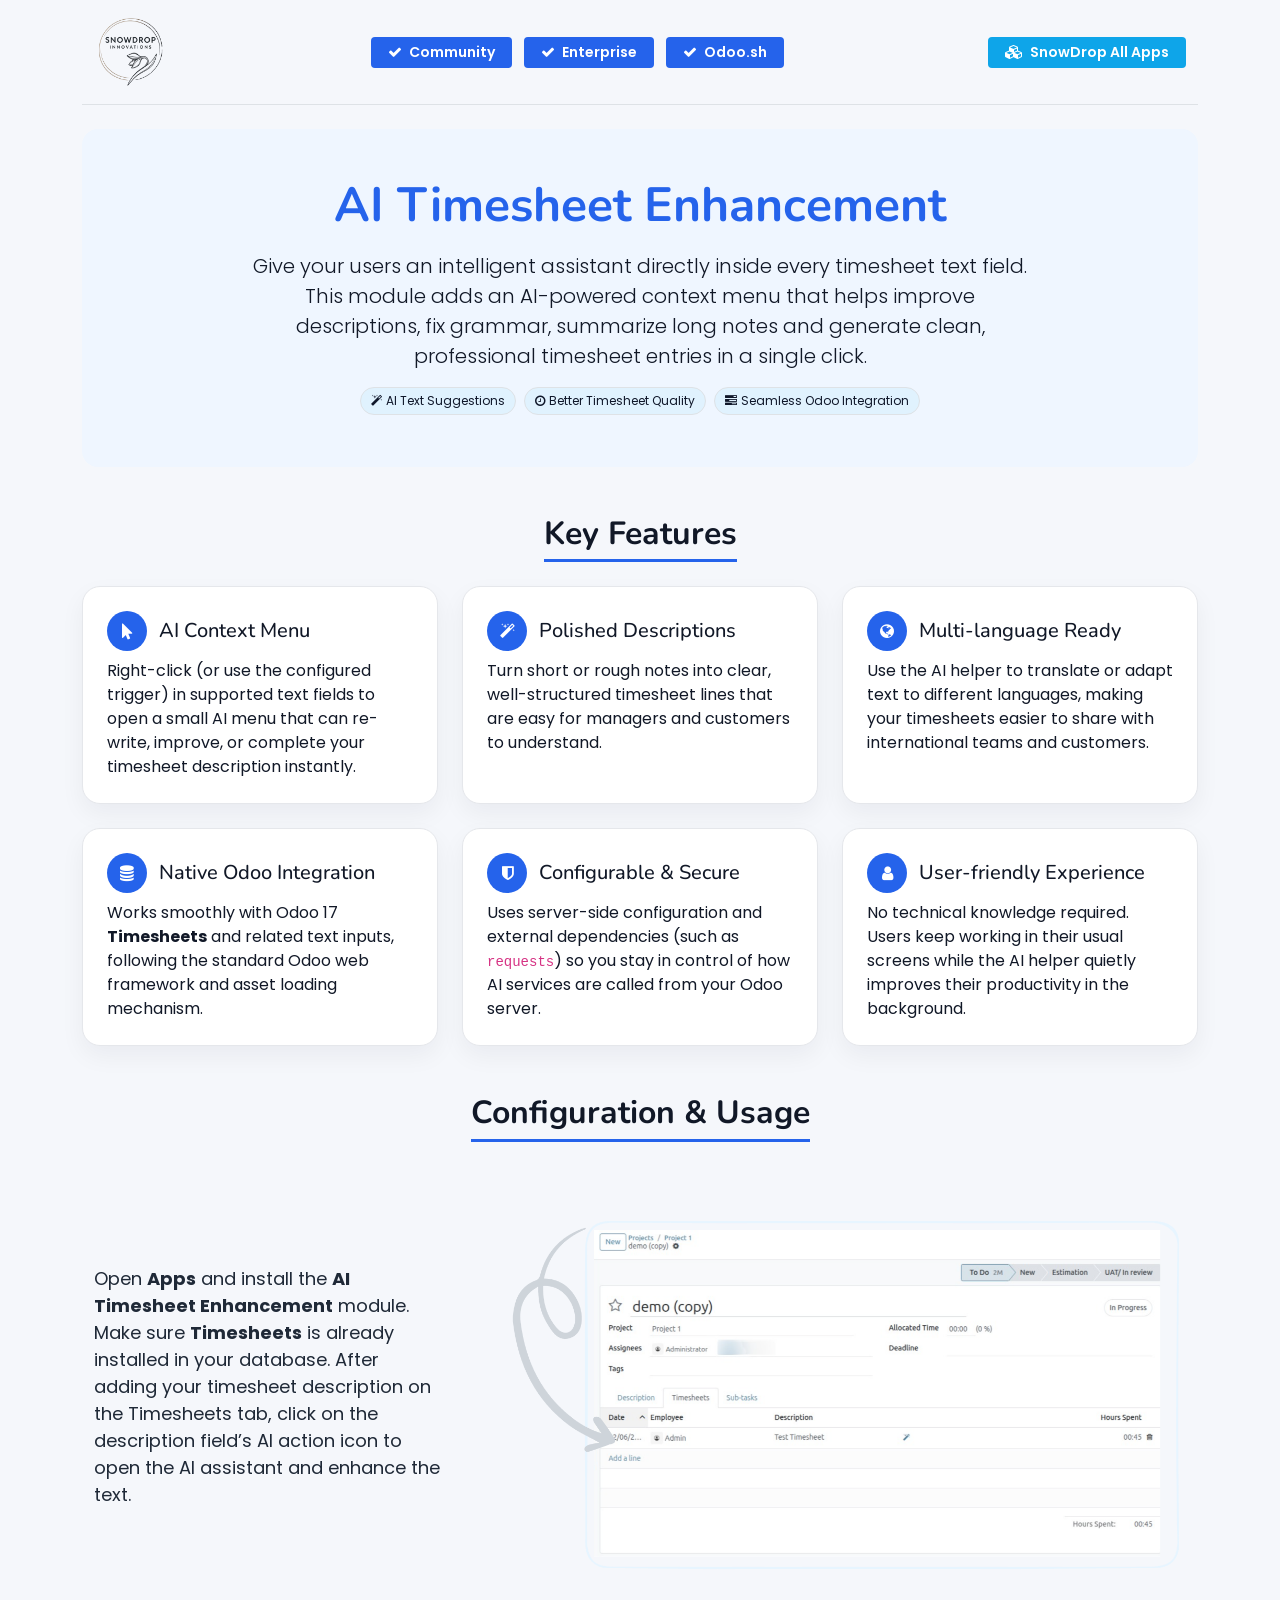
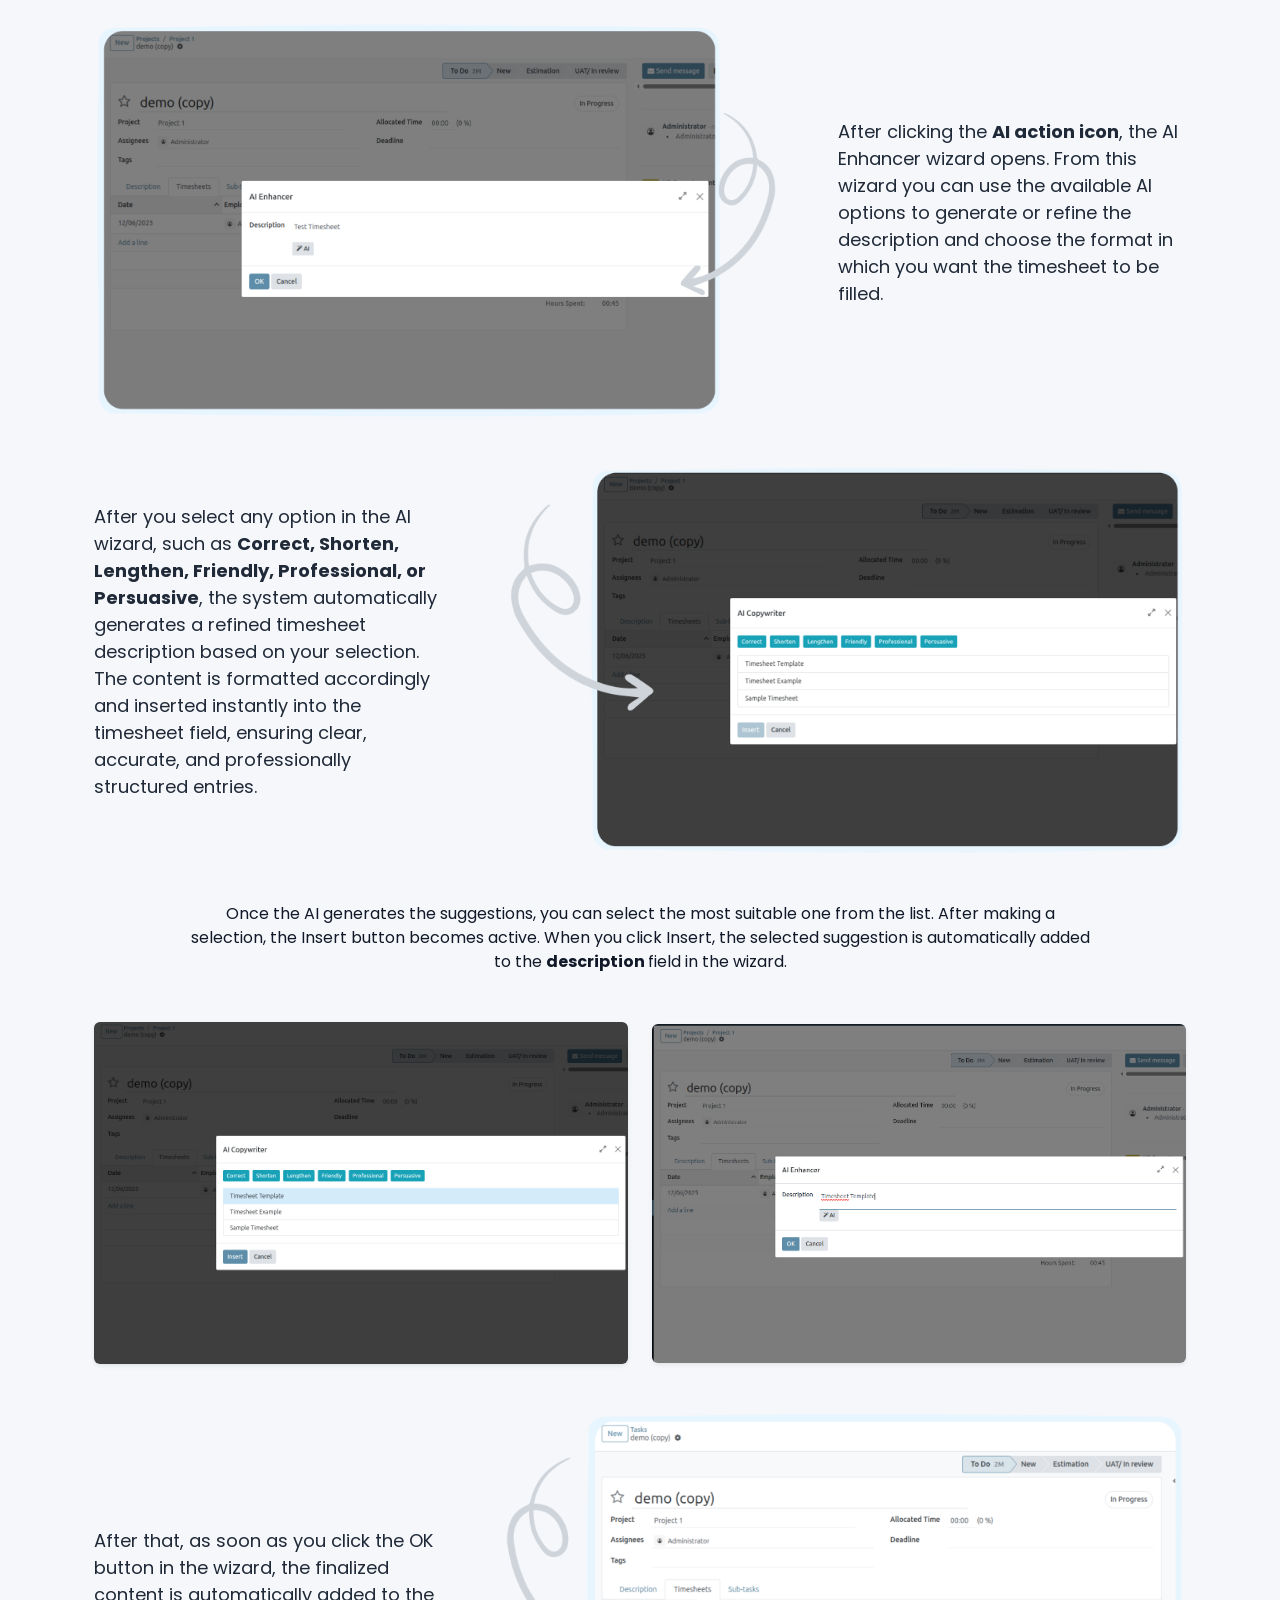
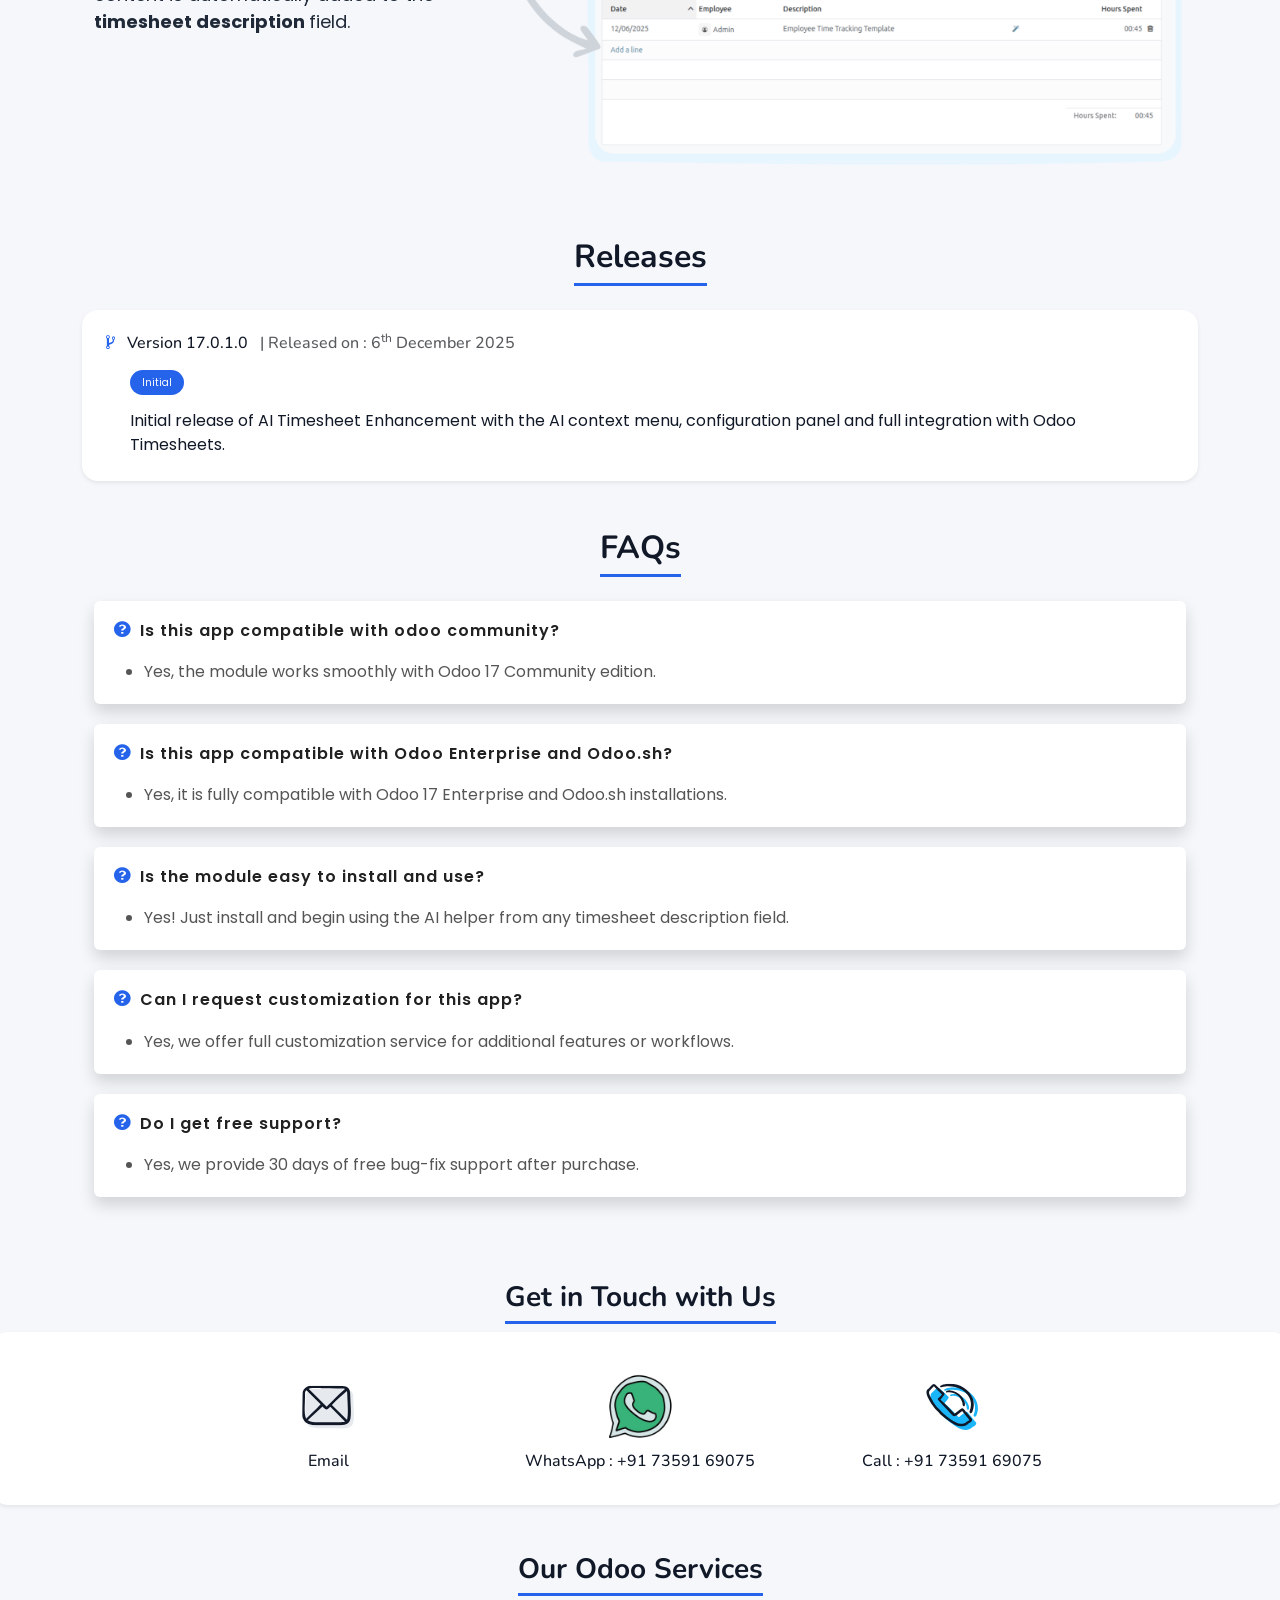
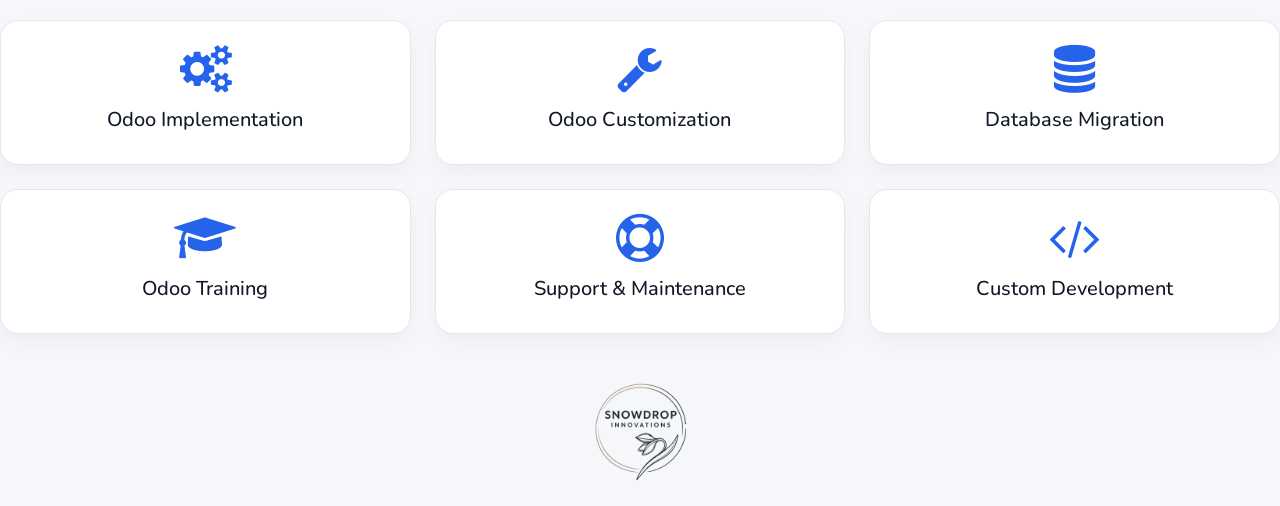
<file: sd_ai_timesheet_enhancement/static/description/index.html>
<!DOCTYPE html>
<html>

<head>
    <meta charset="utf-8" />
    <meta http-equiv="X-UA-Compatible" content="IE=edge" />
    <meta name="viewport" content="width=device-width, initial-scale=1" />
    <title>AI Timesheet Enhancement</title>

    <!-- Bootstrap 5 (for general web usage; will be stripped in App Store version) -->
    <link href="https://cdn.jsdelivr.net/npm/bootstrap@5.3.3/dist/css/bootstrap.min.css" rel="stylesheet">

    <!-- Font Awesome 4 -->
    <link rel="stylesheet" href="https://maxcdn.bootstrapcdn.com/font-awesome/4.7.0/css/font-awesome.min.css">

    <!-- Google Fonts -->
    <link href="https://fonts.googleapis.com/css2?family=Poppins:wght@300;400;500;600;700&family=Nunito:wght@400;600;700&display=swap" rel="stylesheet">

</head>

<body style="font-family: 'Poppins', sans-serif; background-color: #f5f7fb; color: #111827;">
<div id="loempia_tabs" class="container py-3">

    <!-- Header -->
    <div class="row justify-content-between align-items-center border-bottom pb-3 mx-0">
        <div class="col-auto text-center mb-3 mb-lg-0">
            <a class="btn p-0" style="text-decoration:none;">
                <img src="snowdrop_logo_full.png" alt="SnowDrop Innovations" style="height:70px">
            </a>
        </div>
        <div class="col-auto d-flex flex-wrap justify-content-center gap-2 mb-3 mb-lg-0">
            <span class="btn btn-sm text-white fw-semibold px-3 me-1"
                  style="background-color:#2563eb;">
                <i class="fa fa-check" style="margin-right:4px;"></i> Community
            </span>
            <span class="btn btn-sm text-white fw-semibold px-3 me-1"
                  style="background-color:#2563eb;">
                <i class="fa fa-check" style="margin-right:4px;"></i> Enterprise
            </span>
            <span class="btn btn-sm text-white fw-semibold px-3"
                  style="background-color:#2563eb;">
                <i class="fa fa-check" style="margin-right:4px;"></i> Odoo.sh
            </span>
        </div>
        <div class="col-auto text-center">
            <a href="#" target="_blank"
               class="btn btn-sm text-white fw-semibold px-3"
               style="background-color:#0ea5e9;text-decoration:none;">
                <i class="fa fa-cubes" style="margin-right:4px;"></i> SnowDrop All Apps
            </a>
        </div>
    </div>

    <!-- Hero -->
    <section class="oe_container rounded-4 mt-4 mb-5 p-4 p-lg-5"
             style="background-color:#eff6ff;">
        <div class="text-center">
            <h1 class="display-5 fw-bold mb-3"
                style="font-family:'Nunito',sans-serif;color:#2563eb;">
                AI Timesheet Enhancement
            </h1>
            <p class="lead mb-3 mx-auto" style="max-width:780px;">
                Give your users an intelligent assistant directly inside every timesheet text field.
                This module adds an AI-powered context menu that helps improve descriptions, fix grammar,
                summarize long notes and generate clean, professional timesheet entries in a single click.
            </p>
            <div class="mt-3">
                <span class="d-inline-flex align-items-center me-1 mb-1 border"
                      style="padding:4px 10px;border-radius:999px;background:#e0f2fe;font-size:12px;color:#0f172a;">
                    <i class="fa fa-magic" style="margin-right:4px;"></i> AI Text Suggestions
                </span>
                <span class="d-inline-flex align-items-center me-1 mb-1 border"
                      style="padding:4px 10px;border-radius:999px;background:#e0f2fe;font-size:12px;color:#0f172a;">
                    <i class="fa fa-clock-o" style="margin-right:4px;"></i> Better Timesheet Quality
                </span>
                <span class="d-inline-flex align-items-center mb-1 border"
                      style="padding:4px 10px;border-radius:999px;background:#e0f2fe;font-size:12px;color:#0f172a;">
                    <i class="fa fa-tasks" style="margin-right:4px;"></i> Seamless Odoo Integration
                </span>
            </div>
        </div>
    </section>

    <!-- Features -->
    <section class="mt-4">
        <h2 class="mb-4 text-center"
            style="font-family:'Nunito',sans-serif;font-weight:700;">
            <span style="display:inline-block;padding-bottom:0.4rem;border-bottom:3px solid #2563eb;">
                Key Features
            </span>
        </h2>
        <div class="row g-4">
            <div class="col-lg-4 col-md-6">
                <div class="p-4 h-100 bg-white"
                     style="border-radius:18px;border:1px solid #e5e7eb;box-shadow:0 10px 25px rgba(15,23,42,0.05);">
                    <div class="d-flex align-items-center mb-2">
                        <div class="align-items-center justify-content-center" style="width:40px;height:40px;border-radius:999px;display:inline-flex;align-items:center;justify-content:center;background-color:#2563eb;color:#fff;margin-right:12px;">
                            <i class="fa fa-mouse-pointer"></i>
                        </div>
                        <h4 class="mb-0 fs-5" style="font-family:'Nunito',sans-serif;">AI Context Menu</h4>
                    </div>
                    <p class="mb-0">
                        Right-click (or use the configured trigger) in supported text fields to open a small AI menu
                        that can re-write, improve, or complete your timesheet description instantly.
                    </p>
                </div>
            </div>

            <div class="col-lg-4 col-md-6">
                <div class="p-4 h-100 bg-white"
                     style="border-radius:18px;border:1px solid #e5e7eb;box-shadow:0 10px 25px rgba(15,23,42,0.05);">
                    <div class="d-flex align-items-center mb-2">
                        <div class="align-items-center justify-content-center" style="width:40px;height:40px;border-radius:999px;display:inline-flex;align-items:center;justify-content:center;background-color:#2563eb;color:#fff;margin-right:12px;">
                            <i class="fa fa-magic"></i>
                        </div>
                        <h4 class="mb-0 fs-5" style="font-family:'Nunito',sans-serif;">Polished Descriptions</h4>
                    </div>
                    <p class="mb-0">
                        Turn short or rough notes into clear, well-structured timesheet lines that are easy for
                        managers and customers to understand.
                    </p>
                </div>
            </div>

            <div class="col-lg-4 col-md-6">
                <div class="p-4 h-100 bg-white"
                     style="border-radius:18px;border:1px solid #e5e7eb;box-shadow:0 10px 25px rgba(15,23,42,0.05);">
                    <div class="d-flex align-items-center mb-2">
                        <div class="align-items-center justify-content-center" style="width:40px;height:40px;border-radius:999px;display:inline-flex;align-items:center;justify-content:center;background-color:#2563eb;color:#fff;margin-right:12px;">
                            <i class="fa fa-globe"></i>
                        </div>
                        <h4 class="mb-0 fs-5" style="font-family:'Nunito',sans-serif;">Multi-language Ready</h4>
                    </div>
                    <p class="mb-0">
                        Use the AI helper to translate or adapt text to different languages, making
                        your timesheets easier to share with international teams and customers.
                    </p>
                </div>
            </div>

            <div class="col-lg-4 col-md-6">
                <div class="p-4 h-100 bg-white"
                     style="border-radius:18px;border:1px solid #e5e7eb;box-shadow:0 10px 25px rgba(15,23,42,0.05);">
                    <div class="d-flex align-items-center mb-2">
                        <div class="align-items-center justify-content-center" style="width:40px;height:40px;border-radius:999px;display:inline-flex;align-items:center;justify-content:center;background-color:#2563eb;color:#fff;margin-right:12px;">
                            <i class="fa fa-database"></i>
                        </div>
                        <h4 class="mb-0 fs-5" style="font-family:'Nunito',sans-serif;">Native Odoo Integration</h4>
                    </div>
                    <p class="mb-0">
                        Works smoothly with Odoo 17 <strong>Timesheets</strong> and related text inputs,
                        following the standard Odoo web framework and asset loading mechanism.
                    </p>
                </div>
            </div>

            <div class="col-lg-4 col-md-6">
                <div class="p-4 h-100 bg-white"
                     style="border-radius:18px;border:1px solid #e5e7eb;box-shadow:0 10px 25px rgba(15,23,42,0.05);">
                    <div class="d-flex align-items-center mb-2">
                        <div class="align-items-center justify-content-center" style="width:40px;height:40px;border-radius:999px;display:inline-flex;align-items:center;justify-content:center;background-color:#2563eb;color:#fff;margin-right:12px;">
                            <i class="fa fa-shield"></i>
                        </div>
                        <h4 class="mb-0 fs-5" style="font-family:'Nunito',sans-serif;">Configurable &amp; Secure</h4>
                    </div>
                    <p class="mb-0">
                        Uses server-side configuration and external dependencies (such as <code>requests</code>)
                        so you stay in control of how AI services are called from your Odoo server.
                    </p>
                </div>
            </div>

            <div class="col-lg-4 col-md-6">
                <div class="p-4 h-100 bg-white"
                     style="border-radius:18px;border:1px solid #e5e7eb;box-shadow:0 10px 25px rgba(15,23,42,0.05);">
                    <div class="d-flex align-items-center mb-2">
                        <div class="align-items-center justify-content-center" style="width:40px;height:40px;border-radius:999px;display:inline-flex;align-items:center;justify-content:center;background-color:#2563eb;color:#fff;margin-right:12px;">
                            <i class="fa fa-user"></i>
                        </div>
                        <h4 class="mb-0 fs-5" style="font-family:'Nunito',sans-serif;">User-friendly Experience</h4>
                    </div>
                    <p class="mb-0">
                        No technical knowledge required. Users keep working in their usual screens while the
                        AI helper quietly improves their productivity in the background.
                    </p>
                </div>
            </div>
        </div>
    </section>

    <!-- Documentation / Screenshots -->
    <section class="mt-5">
        <h2 class="mb-4 text-center"
            style="font-family:'Nunito',sans-serif;font-weight:700;">
            <span style="display:inline-block;padding-bottom:0.4rem;border-bottom:3px solid #2563eb;">
                Configuration &amp; Usage
            </span>
        </h2>

        <div class="tab-content py-3">
            <div id="Configurations" class="tab-pane active show">
                <section id="sd_configuration">
                    <div class="container">
                        <div class="row justify-content-center my-3 align-items-center">
                            <!-- Step 1 -->
                            <div class="col-md-4 my-3">
                                <p style="color:#1f2937;font-size:18px;">
                                    Open <strong>Apps</strong> and install the <strong>AI Timesheet Enhancement</strong> module.
                                    Make sure <strong>Timesheets</strong> is already installed in your database.
                                    After adding your timesheet description on the Timesheets tab, click on the description field’s AI action icon to open the AI assistant and enhance the text.
                                </p>
                            </div>
                            <div class="col-md-8 my-3">
                                <img class="img-fluid" src="1.png" alt="Install module">
                            </div>
                        </div>
                        
                        <div class="row justify-content-center my-3 align-items-center">
                            <!-- Step 2 -->
                            <div class="col-md-8 my-3">
                                <img class="img-fluid" src="2.png" alt="Install module">
                            </div>
                            <div class="col-md-4 my-3">
                                <p style="color:#1f2937;font-size:18px;">
                                    After clicking the <strong>AI action icon</strong>, the AI Enhancer wizard opens. From this wizard you can use the available AI options to generate or refine the description and choose the format in which you want the timesheet to be filled.
                                </p>
                            </div>
                        </div>
                        <div class="row justify-content-center my-3 align-items-center">
                            <!-- Step 3 -->
                            <div class="col-md-4 my-3">
                                <p style="color:#1f2937;font-size:18px;">
                                    After you select any option in the AI wizard, such as <strong>Correct, Shorten, Lengthen, Friendly, Professional, or Persuasive</strong>, the system automatically generates a refined timesheet description based on your selection. The content is formatted accordingly and inserted instantly into the timesheet field, ensuring clear, accurate, and professionally structured entries.
                                </p>
                            </div>
                            <div class="col-md-8 my-3">
                                <img class="img-fluid" src="3.png" alt="Install module">
                            </div>
                        </div>
                        <div class="row justify-content-center my-3 align-items-center">
                            <!-- Step 4 -->
                            <div class="col-md-10 my-3 text-center">
                                <p>
                                    Once the AI generates the suggestions, you can select the most suitable one from the list. After making a selection, the Insert button becomes active. When you click Insert, the selected suggestion is automatically added to the <strong>description </strong>field in the wizard.
                                </p>
                            </div>
                            <div class="col-md-6 my-3">
                                <img class="img-fluid rounded shadow-sm" src="4.png" alt="Install module">
                            </div>

                            <div class="col-md-6 my-3">
                                <img class="img-fluid rounded shadow-sm" src="5.png" alt="Install module">
                            </div>
                        </div>
                        <div class="row justify-content-center my-3 align-items-center">
                            <!-- Step 5 -->
                            <div class="col-md-4 my-3">
                                <p style="color:#1f2937;font-size:18px;">
                                    After that, as soon as you click the OK button in the wizard, the finalized content is automatically added to the <strong>timesheet description </strong>field.
                                </p>
                            </div>
                            <div class="col-md-8 my-3">
                                <img class="img-fluid" src="6.png" alt="Install module">
                            </div>
                        </div>
                    </div>
                </section>
            </div>
        </div>
    </section>

    <!-- Releases -->
    <section class="mt-4">
        <h2 class="mb-4 text-center"
            style="font-family:'Nunito',sans-serif;font-weight:700;">
            <span style="display:inline-block;padding-bottom:0.4rem;border-bottom:3px solid #2563eb;">
                Releases
            </span>
        </h2>

        <div class="bg-white shadow-sm rounded-4 p-3 p-lg-4">
            <h4 class="mb-1" style="font-size:16px;font-family:'Nunito',sans-serif;">
                <span class="fa fa-code-fork" style="color:#2563eb;margin-right:8px;"></span>
                <span>Version 17.0.1.0</span>
                <span class="text-muted" style="margin-left:8px;">| Released on : 6<sup>th</sup> December 2025</span>
            </h4>
            <div class="mt-3 ps-4">
                <span
                    style="background-color:#2563eb;color:#f9fafb;padding:5px 12px;border-radius:999px;font-size:10px;">
                    Initial
                </span>
                <p class="mt-3 mb-0">
                    Initial release of AI Timesheet Enhancement with the AI context menu, configuration panel
                    and full integration with Odoo Timesheets.
                </p>
            </div>
        </div>
    </section>

    <!-- FAQs -->
    <section class="mt-5">
    <h2 class="mb-4 text-center"
        style="font-family:'Nunito',sans-serif;font-weight:700;">
        <span style="display:inline-block;padding-bottom:0.4rem;border-bottom:3px solid #2563eb;">
            FAQs
        </span>
    </h2>

    <section class="mt-3">
            <div class="container">
                <div class="panel-group" id="accordion" role="tablist">
                    <div class="panel panel-default shadow rounded bg-white" style="padding: 20px;margin-bottom: 20px;">
                        <div class="panel-heading" role="tab" id="headingOne" style="border: 0;padding: 0;">
                            <h4 class="panel-title" style="margin: 0;">
                                <a role="button" data-bs-toggle="collapse" data-parent="#accordion" href="#" aria-expanded="true" aria-controls="collapseOne" style="font-size: 16px;margin: 0;color: #212121;text-decoration: none;font-weight: 600;letter-spacing: 1px;display: flex;">
                                    <span class="fa fa-question-circle" style="color: #2563eb;font-weight: 600;font-size: 18px;padding-right: 10px;display: flex;"></span>
                                    Is this app compatible with odoo community?
                                </a>
                            </h4>
                        </div>
                        <div id="collapseOne1" class="panel-collapse collapse show" role="tabpanel" aria-labelledby="headingOne">
                            <div class="panel-body" style="padding-top: 20px;">
                                <ul style="list-style-type: disc;font-size: 16px;padding-left: 30px;color: #555;margin: 0;">
                                    <li style="margin-bottom: 0px;">Yes, the module works smoothly with Odoo 17 Community edition.
                                    </li>
                                </ul>
                            </div>
                        </div>
                    </div>
                    <div class="panel panel-default shadow rounded bg-white" style="padding: 20px;margin-bottom: 20px;">
                        <div class="panel-heading" role="tab" id="headingOne" style="border: 0;padding: 0;">
                            <h4 class="panel-title" style="margin: 0;">
                                <a role="button" data-bs-toggle="collapse" data-parent="#accordion" href="#" aria-expanded="true" aria-controls="collapseOne" style="font-size: 16px;margin: 0;color: #212121;text-decoration: none;font-weight: 600;letter-spacing: 1px;display: flex;">
                                    <span class="fa fa-question-circle" style="color: #2563eb;font-weight: 600;font-size: 18px;padding-right: 10px;"></span>
                                    Is this app compatible with Odoo Enterprise and Odoo.sh?
                                </a>
                            </h4>
                        </div>
                        <div id="collapseOne1" class="panel-collapse collapse show" role="tabpanel" aria-labelledby="headingOne">
                            <div class="panel-body" style="padding-top: 20px;">
                                <ul style="list-style-type: disc;font-size: 16px;padding-left: 30px;color: #555;margin: 0;">
                                    <li style="margin-bottom: 0px;">Yes, it is fully compatible with Odoo 17 Enterprise and Odoo.sh installations.
                                    </li>
                                </ul>
                            </div>
                        </div>
                    </div>
                    <div class="panel panel-default shadow rounded bg-white" style="padding: 20px;margin-bottom: 20px;">
                        <div class="panel-heading" role="tab" id="headingOne" style="border: 0;padding: 0;">
                            <h4 class="panel-title" style="margin: 0;">
                                <a role="button" data-bs-toggle="collapse" data-parent="#accordion" href="#" aria-expanded="true" aria-controls="collapseOne" style="font-size: 16px;margin: 0;color: #212121;text-decoration: none;font-weight: 600;letter-spacing: 1px;display: flex;">
                                    <span class="fa fa-question-circle" style="color: #2563eb;font-weight: 600;font-size: 18px;padding-right: 10px;"></span>
                                    Is the module easy to install and use?
                                </a>
                            </h4>
                        </div>
                        <div id="collapseOne1" class="panel-collapse collapse show" role="tabpanel" aria-labelledby="headingOne">
                            <div class="panel-body" style="padding-top: 20px;">
                                <ul style="list-style-type: disc;font-size: 16px;padding-left: 30px;color: #555;margin: 0;">
                                    <li style="margin-bottom: 0px;">Yes! Just install and begin using the AI helper from any timesheet description field.</li>
                                </ul>
                            </div>
                        </div>
                    </div>
                    <div class="panel panel-default shadow rounded bg-white" style="padding: 20px;margin-bottom: 20px;">
                        <div class="panel-heading" role="tab" id="headingOne" style="border: 0;padding: 0;">
                            <h4 class="panel-title" style="margin: 0;">
                                <a role="button" data-bs-toggle="collapse" data-parent="#accordion" href="#" aria-expanded="true" aria-controls="collapseOne" style="font-size: 16px;margin: 0;color: #212121;text-decoration: none;font-weight: 600;letter-spacing: 1px;display: flex;">
                                    <span class="fa fa-question-circle" style="color: #2563eb;font-weight: 600;font-size: 18px;padding-right: 10px;"></span>Can I request customization for this app?
                                </a>
                            </h4>
                        </div>
                        <div id="collapseOne1" class="panel-collapse collapse show" role="tabpanel" aria-labelledby="headingOne">
                            <div class="panel-body" style="padding-top: 20px;">
                                <ul style="list-style-type: disc;font-size: 16px;padding-left: 30px;color: #555;margin: 0;">
                                    <li style="margin-bottom: 0px;">Yes, we offer full customization service for additional features or workflows.
                                    </li>
                                </ul>
                            </div>
                        </div>
                    </div>
                    </div>
                    <div class="panel panel-default shadow rounded bg-white" style="padding: 20px;margin-bottom: 20px;">
                        <div class="panel-heading" role="tab" id="headingThree" style="border: 0;padding: 0;">
                            <h4 class="panel-title" style="margin: 0;">
                                <a class="collapsed" role="button" data-bs-toggle="collapse" data-parent="#accordion" href="#" aria-expanded="false" aria-controls="collapseThree" style="font-size: 16px;margin: 0;color: #212121;text-decoration: none;font-weight: 600;letter-spacing: 1px;display: flex;">
                                    <span class="fa fa-question-circle" style="color: #2563eb;font-weight: 600;font-size: 18px;padding-right: 10px;"></span>
                                    Do I get free support?
                                </a>
                            </h4>
                        </div>
                        <div id="collapseThree3" class="panel-collapse collapse show" role="tabpanel" aria-labelledby="headingThree">
                            <div class="panel-body" style="padding-top: 20px;">
                                <ul style="list-style-type: disc;font-size: 16px;padding-left: 30px;color: #555;margin: 0;">
                                    <li style="margin-bottom: 0px;">Yes, we provide 30 days of free bug-fix support after purchase.</li>
                                </ul>
                            </div>
                        </div>
                    </div>
                </div>
            </div>
        </section>

    <!-- Contact -->
    <section class="mt-5">
        <h3 class="mb-4 text-center"
            style="font-family:'Nunito',sans-serif;font-weight:700;">
            <span style="display:inline-block;padding-bottom:0.4rem;border-bottom:3px solid #2563eb;">
                Get in Touch with Us
            </span>
        </h3>

        <div class="row g-3 bg-white rounded-4 shadow-sm text-center pt-4 pb-3 px-4 justify-content-center">
            <div class="col-6 col-lg-3 pb-3">
                <a href="mailto:snowsnowdropinnovations@gmail.com" target="_blank"
                   style="color:#111827;text-decoration:none;display:inline-block;">
                    <img src="mail.svg" alt="Email"
                         style="width:70px;margin-bottom:10px;">
                    <h5 style="font-size:16px;margin-bottom:0;font-family:'Nunito',sans-serif;">Email</h5>
                </a>
            </div>
            <div class="col-6 col-lg-3 pb-3">
                <a href="" target="_blank"
                   style="color:#111827;text-decoration:none;display:inline-block;">
                    <img src="whatsapp.png" alt="WhatsApp"
                         style="width:70px;margin-bottom:10px;">
                    <h5 style="font-size:16px;margin-bottom:0;font-family:'Nunito',sans-serif;">WhatsApp : +91 73591 69075</h5>
                </a>
            </div>
            <div class="col-6 col-lg-3 pb-3">
                <a href="" target="_blank"
                   style="color:#111827;text-decoration:none;display:inline-block;">
                    <img src="call.svg" alt="Call"
                         style="width:70px;margin-bottom:10px;">
                    <h5 style="font-size:16px;margin-bottom:0;font-family:'Nunito',sans-serif;">Call : +91 73591 69075</h5>
                </a>
            </div>
        </div>
    </section>

    <!-- Services -->
    <section class="mt-5">
    <h3 class="mb-4 text-center"
        style="font-family:'Nunito',sans-serif;font-weight:700;">
        <span style="display:inline-block;padding-bottom:0.4rem;border-bottom:3px solid #2563eb;">
            Our Odoo Services
        </span>
    </h3>

    <div class="row g-4 text-center">

        <div class="col-lg-4 col-md-6">
            <div class="p-4 h-100 bg-white"
                 style="border-radius:18px;border:1px solid #e5e7eb;box-shadow:0 8px 20px rgba(15,23,42,0.04);">
                <i class="fa fa-cogs" style="font-size:48px;color:#2563eb;margin-bottom:15px;"></i>
                <h5 style="font-family:'Nunito',sans-serif;">Odoo Implementation</h5>
            </div>
        </div>

        <div class="col-lg-4 col-md-6">
            <div class="p-4 h-100 bg-white"
                 style="border-radius:18px;border:1px solid #e5e7eb;box-shadow:0 8px 20px rgba(15,23,42,0.04);">
                <i class="fa fa-wrench" style="font-size:48px;color:#2563eb;margin-bottom:15px;"></i>
                <h5 style="font-family:'Nunito',sans-serif;">Odoo Customization</h5>
            </div>
        </div>

        <div class="col-lg-4 col-md-6">
            <div class="p-4 h-100 bg-white"
                 style="border-radius:18px;border:1px solid #e5e7eb;box-shadow:0 8px 20px rgba(15,23,42,0.04);">
                <i class="fa fa-database" style="font-size:48px;color:#2563eb;margin-bottom:15px;"></i>
                <h5 style="font-family:'Nunito',sans-serif;">Database Migration</h5>
            </div>
        </div>

        <div class="col-lg-4 col-md-6">
            <div class="p-4 h-100 bg-white"
                 style="border-radius:18px;border:1px solid #e5e7eb;box-shadow:0 8px 20px rgba(15,23,42,0.04);">
                <i class="fa fa-graduation-cap" style="font-size:48px;color:#2563eb;margin-bottom:15px;"></i>
                <h5 style="font-family:'Nunito',sans-serif;">Odoo Training</h5>
            </div>
        </div>

        <div class="col-lg-4 col-md-6">
            <div class="p-4 h-100 bg-white"
                 style="border-radius:18px;border:1px solid #e5e7eb;box-shadow:0 8px 20px rgba(15,23,42,0.04);">
                <i class="fa fa-life-ring" style="font-size:48px;color:#2563eb;margin-bottom:15px;"></i>
                <h5 style="font-family:'Nunito',sans-serif;">Support & Maintenance</h5>
            </div>
        </div>

        <div class="col-lg-4 col-md-6">
            <div class="p-4 h-100 bg-white"
                 style="border-radius:18px;border:1px solid #e5e7eb;box-shadow:0 8px 20px rgba(15,23,42,0.04);">
                <i class="fa fa-code" style="font-size:48px;color:#2563eb;margin-bottom:15px;"></i>
                <h5 style="font-family:'Nunito',sans-serif;">Custom Development</h5>
            </div>
        </div>

    </div>
</section>


    <!-- Footer logo -->
    <div class="row mt-5 mb-4">
        <div class="col-12 text-center">
            <img src="snowdrop_logo_full.png" alt="SnowDrop Innovations"
                 style="height:100px;">
        </div>
    </div>

</div>

<!-- JS (Bootstrap 5, for generic web usage; stripped in App Store variant) -->
<script src="https://cdn.jsdelivr.net/npm/bootstrap@5.3.3/dist/js/bootstrap.bundle.min.js"></script>
</body>
</html>
</file>
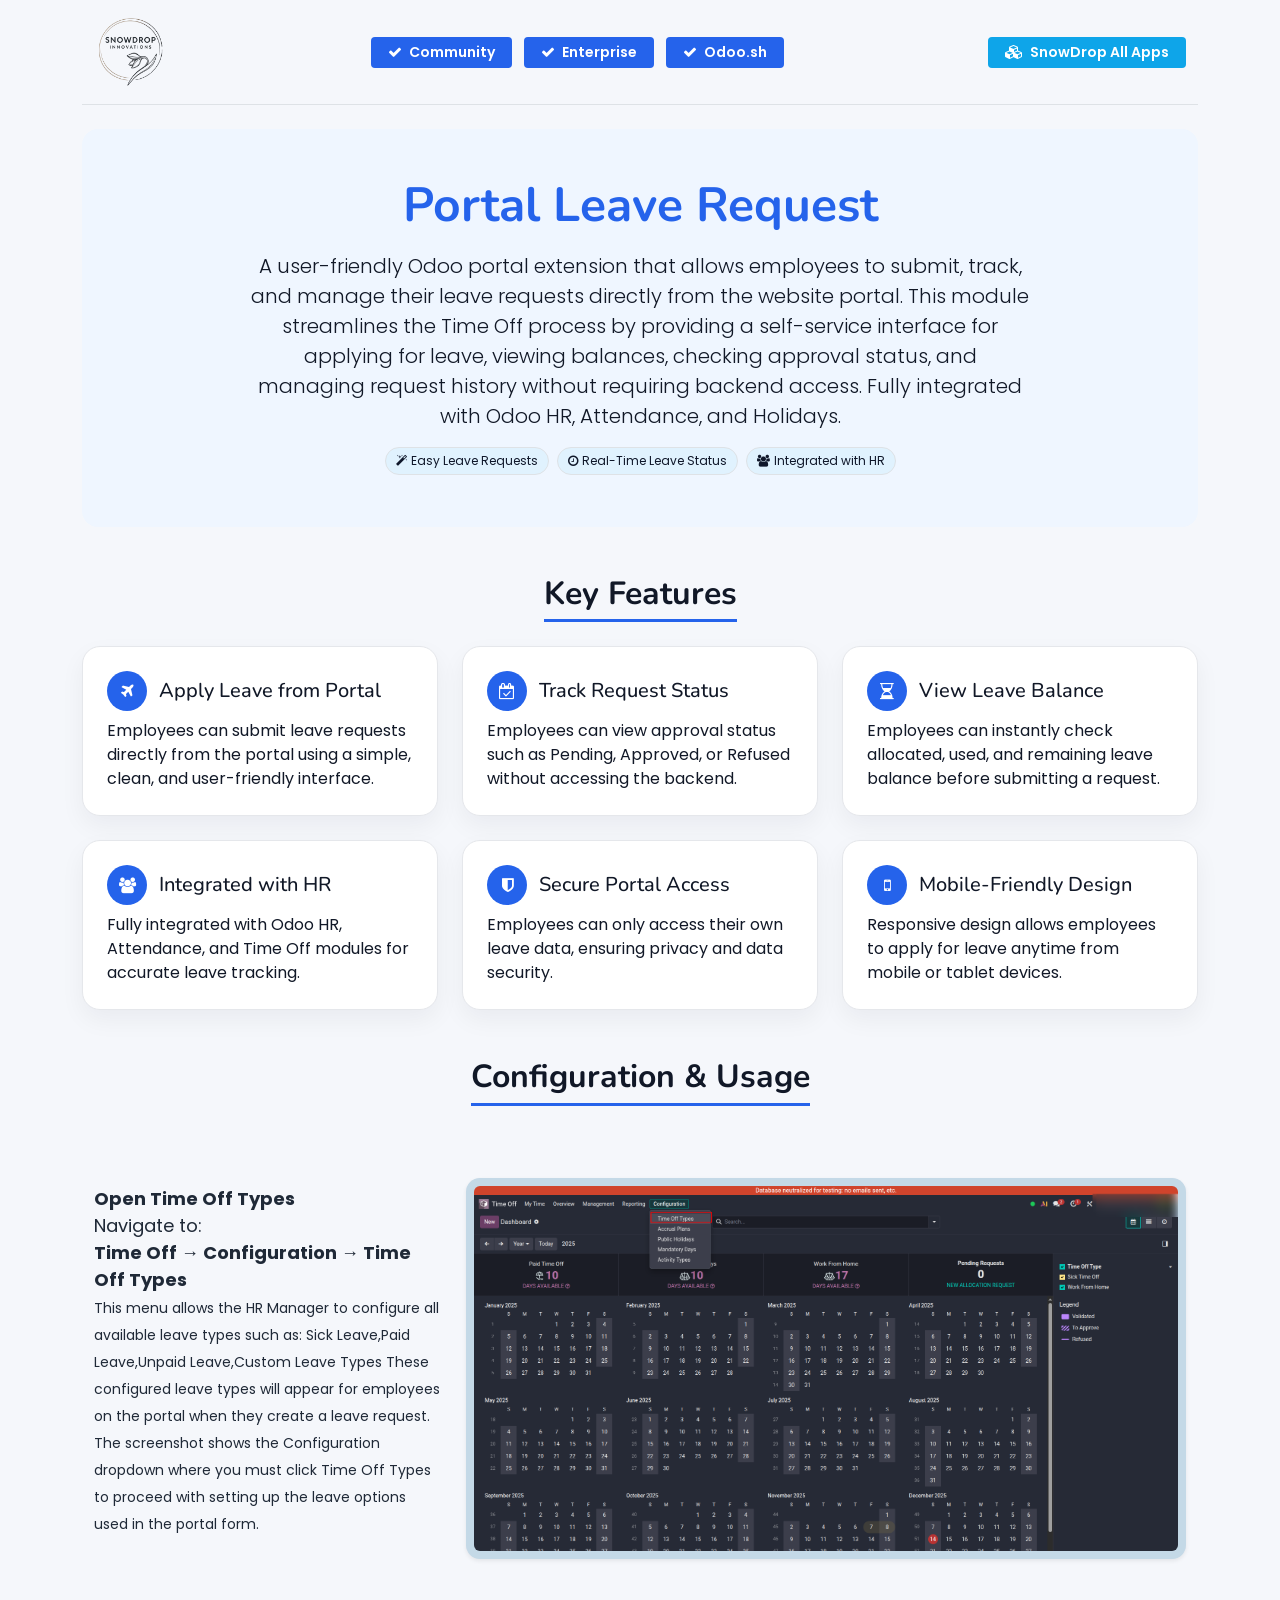
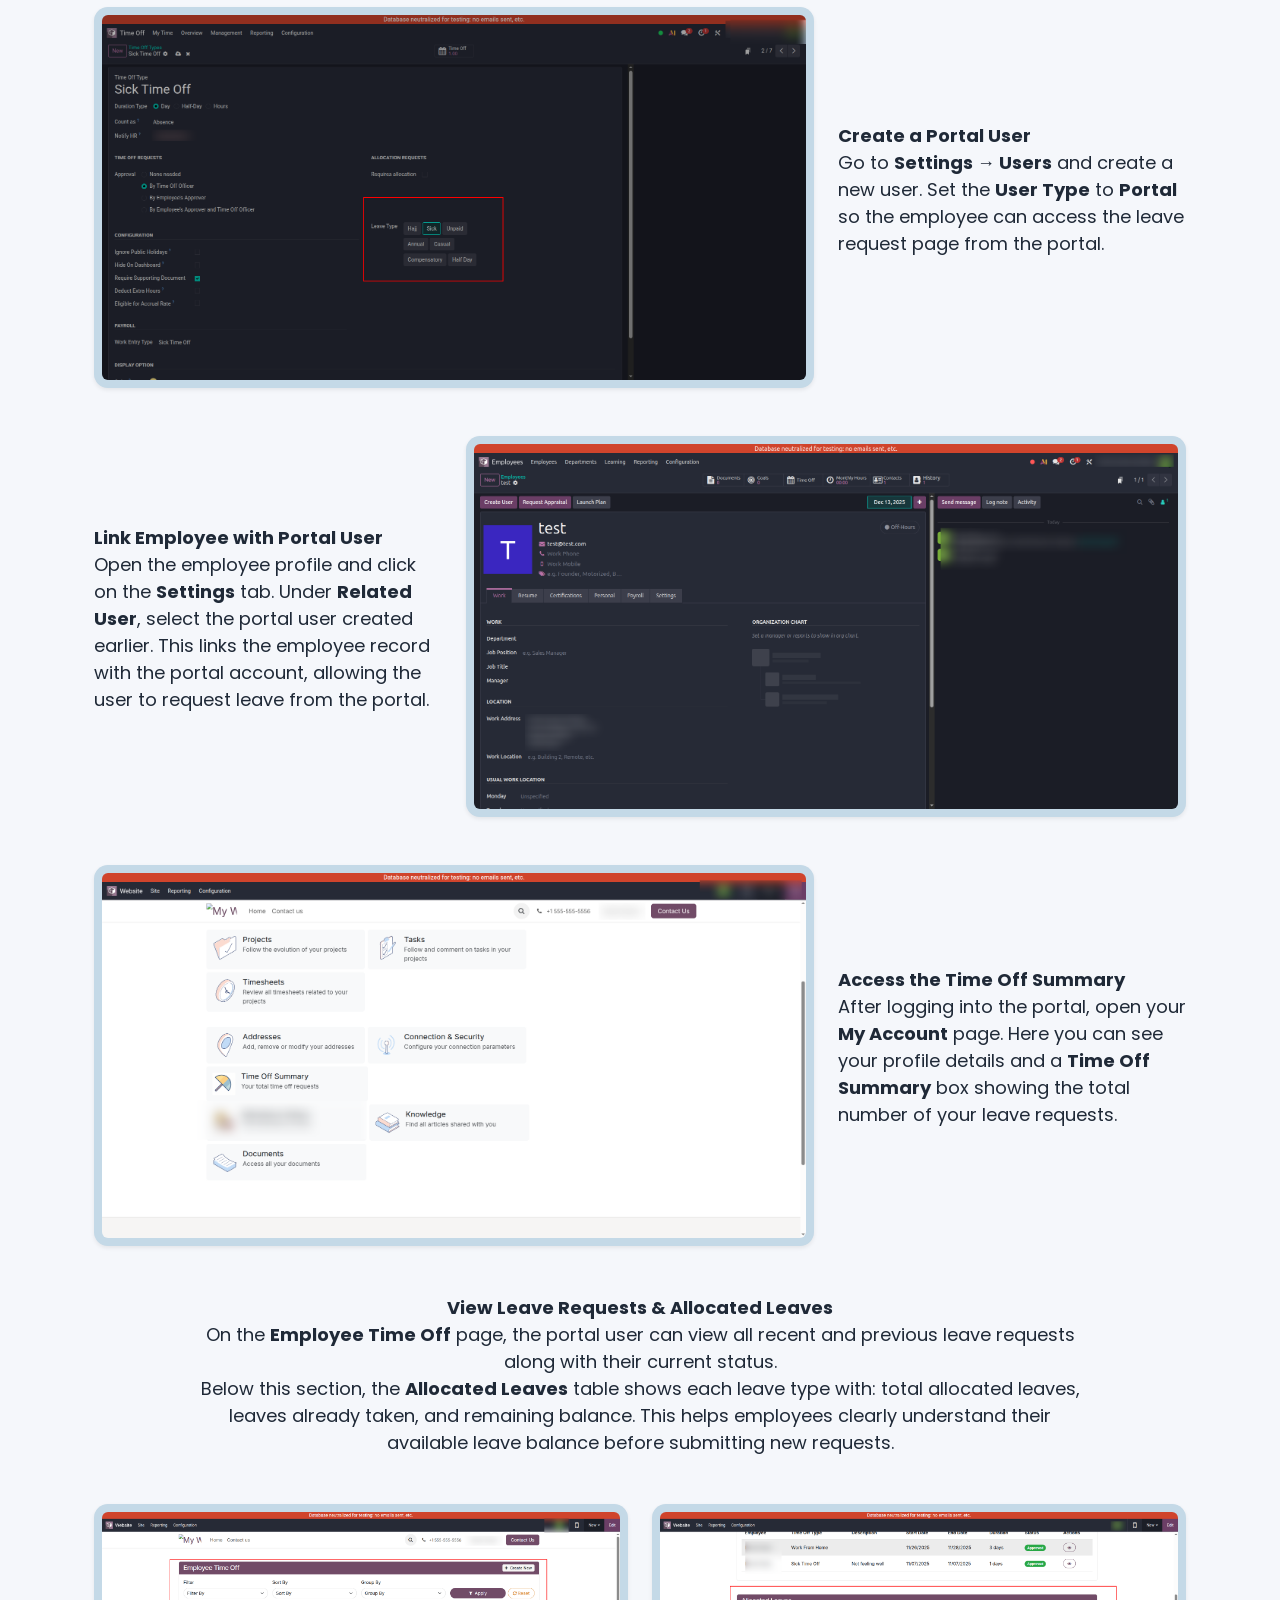
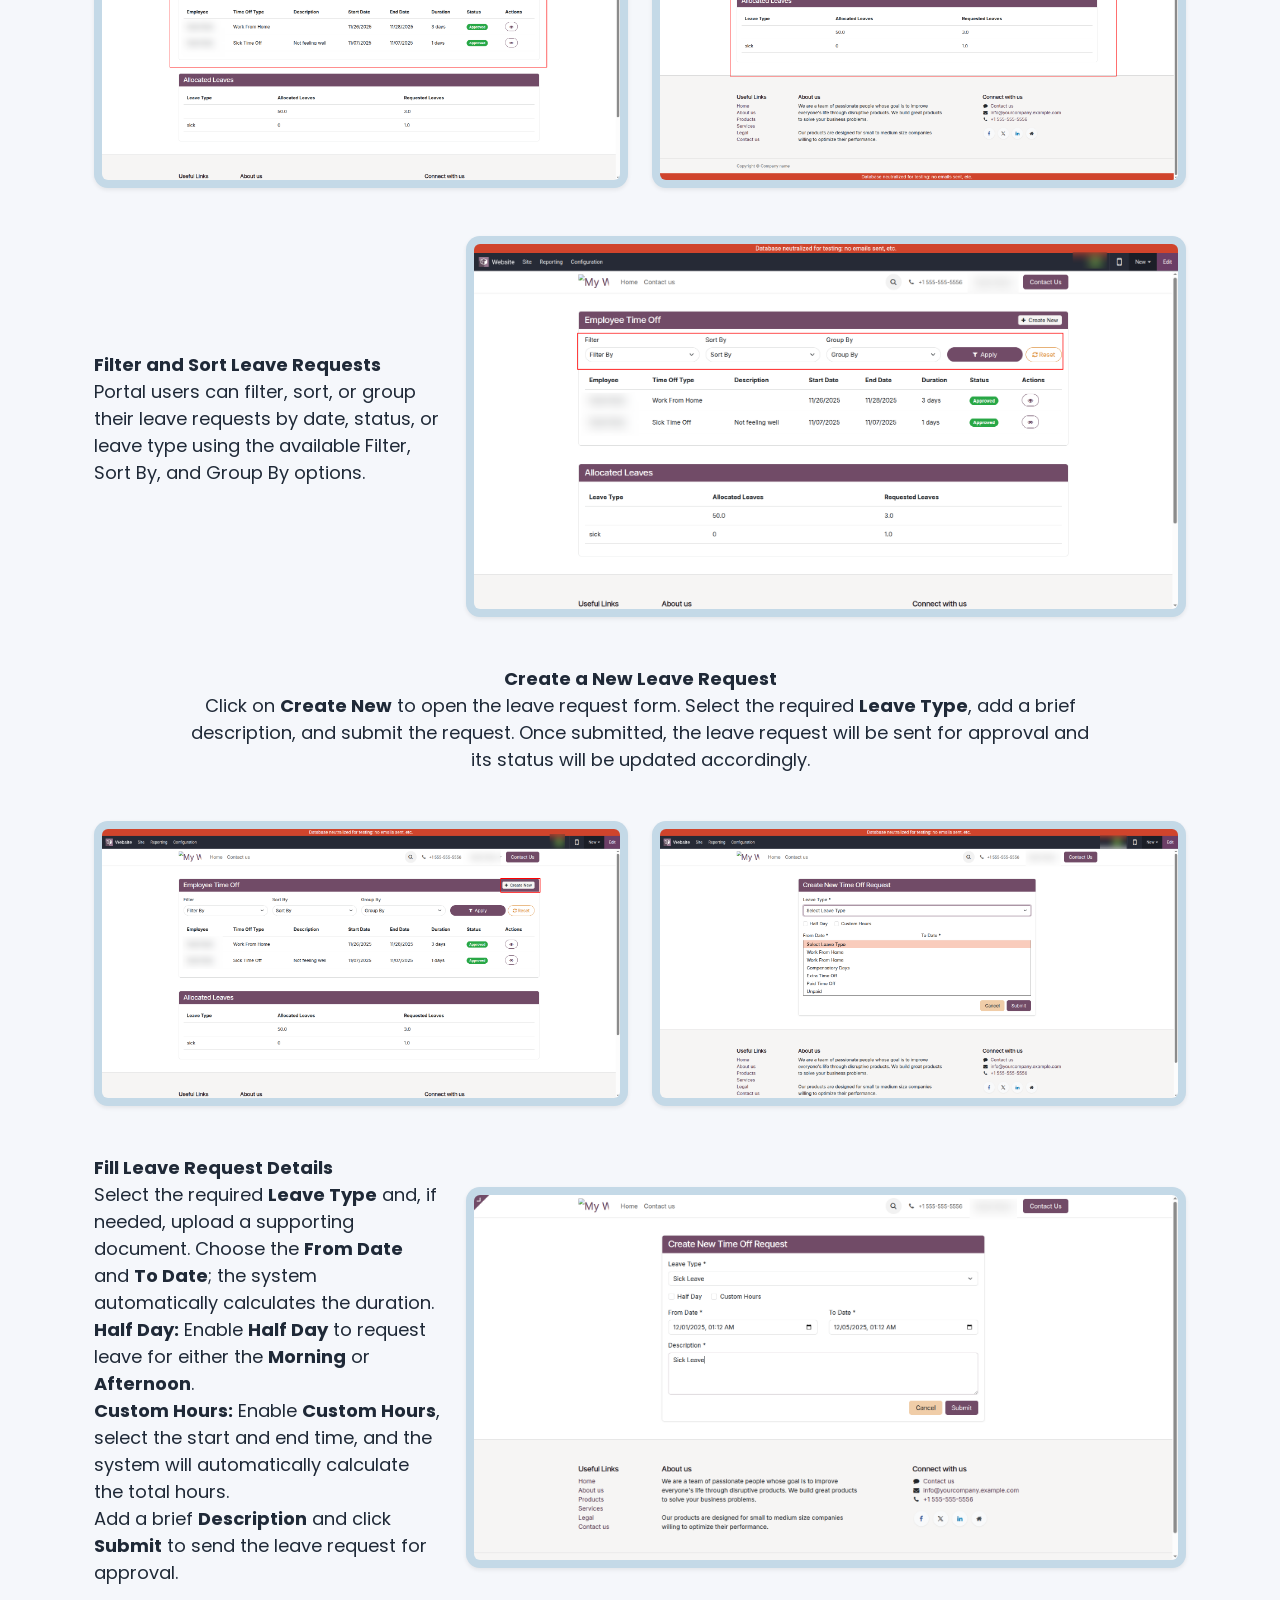
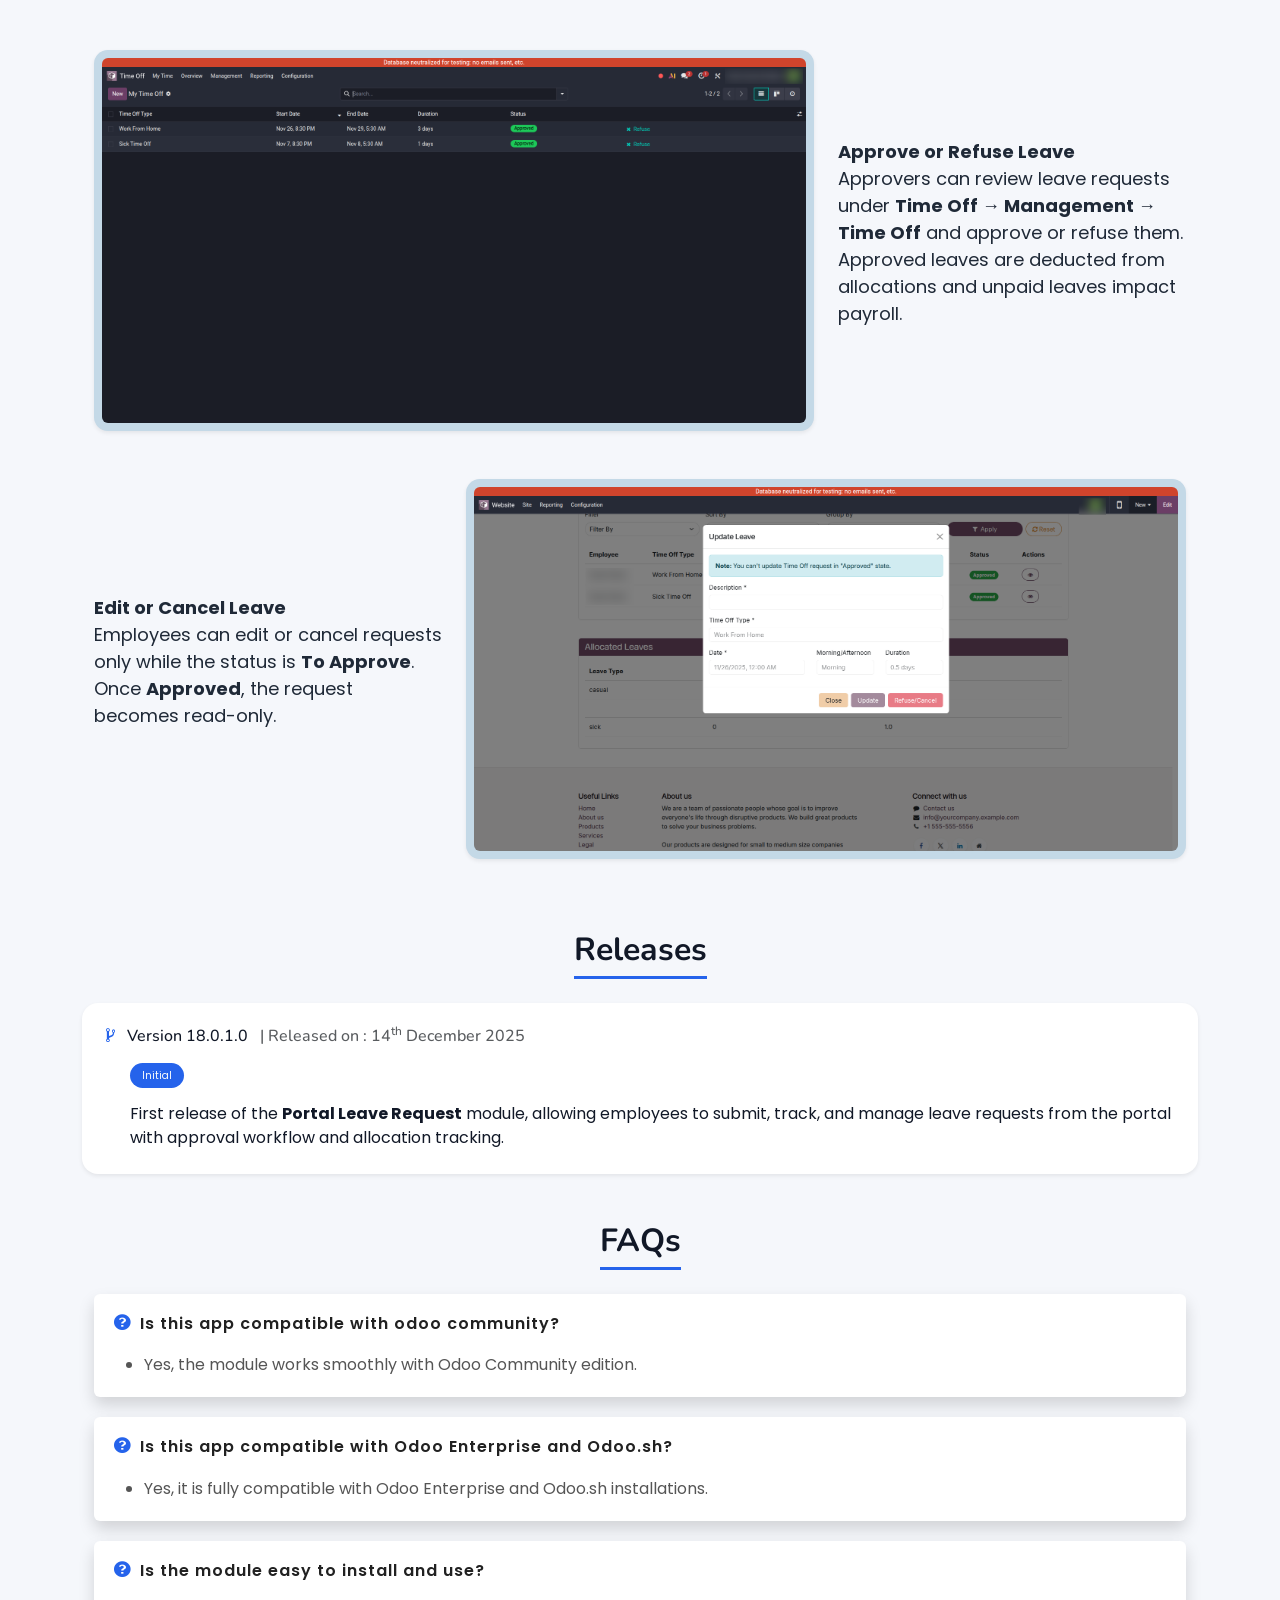
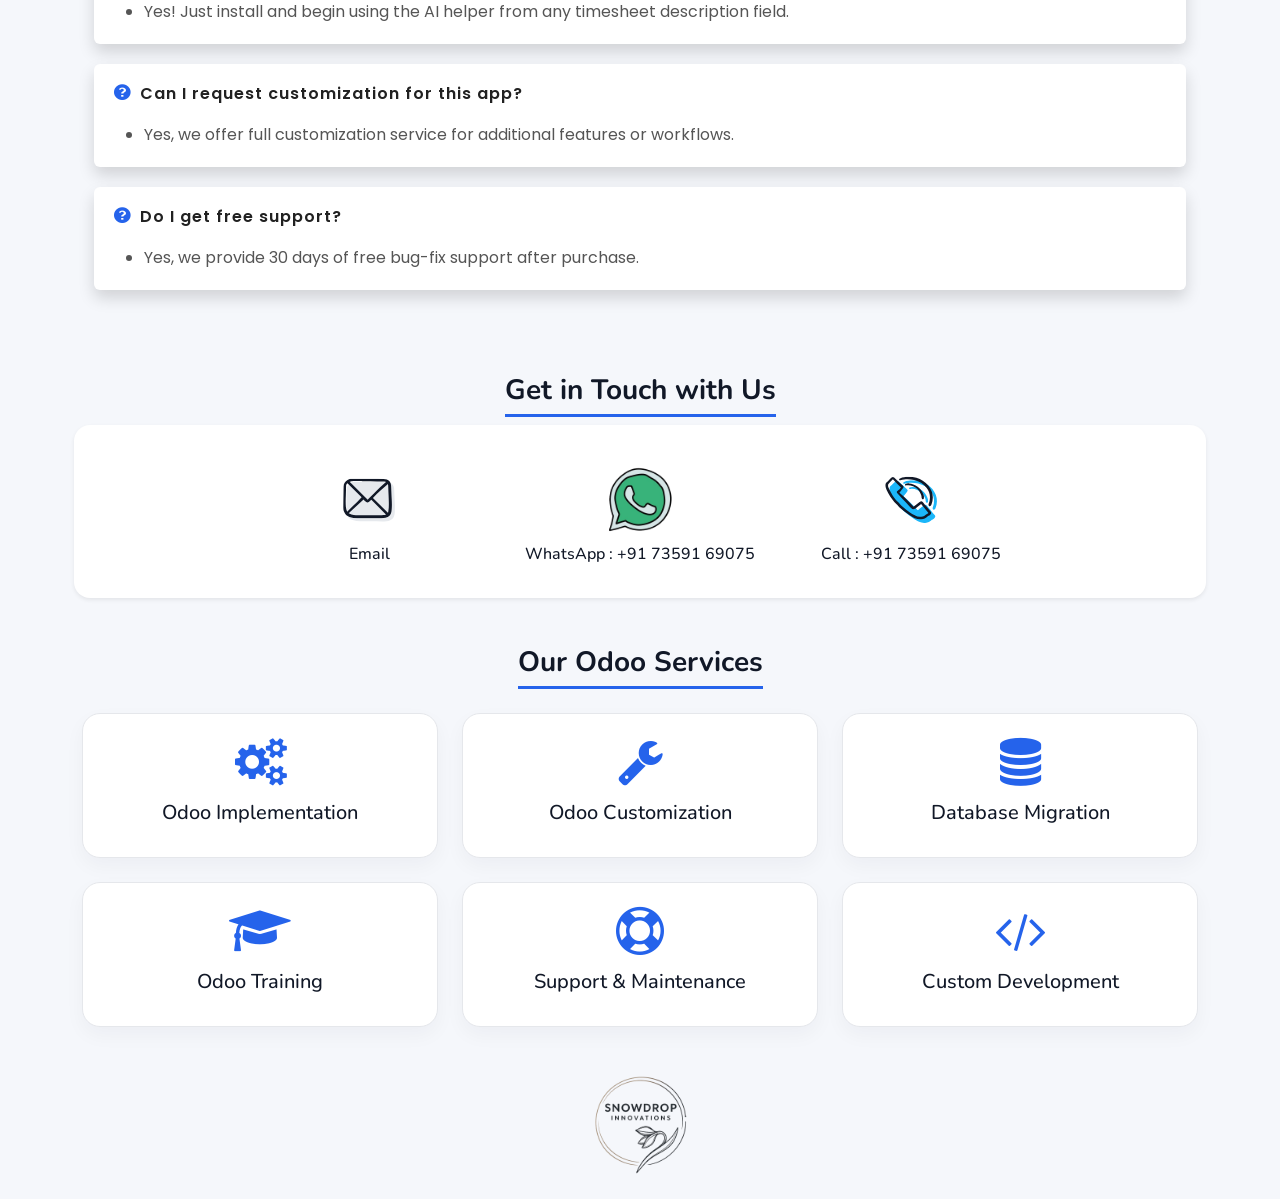
<file: sd_leave_request_portal/static/description/index.html>
<!DOCTYPE html>
<html>

<head>
    <meta charset="utf-8" />
    <meta http-equiv="X-UA-Compatible" content="IE=edge" />
    <meta name="viewport" content="width=device-width, initial-scale=1" />
    <title>AI Timesheet Enhancement</title>
    <!-- Bootstrap 5 (for general web usage; will be stripped in App Store version) -->
    <link href="https://cdn.jsdelivr.net/npm/bootstrap@5.3.3/dist/css/bootstrap.min.css" rel="stylesheet">
    <!-- Font Awesome 4 -->
    <link rel="stylesheet" href="https://maxcdn.bootstrapcdn.com/font-awesome/4.7.0/css/font-awesome.min.css">
    <!-- Google Fonts -->
    <link href="https://fonts.googleapis.com/css2?family=Poppins:wght@300;400;500;600;700&family=Nunito:wght@400;600;700&display=swap" rel="stylesheet">
</head>

<body style="font-family: 'Poppins', sans-serif; background-color: #f5f7fb; color: #111827;">
    <div id="loempia_tabs" class="container py-3">
        <!-- Header -->
        <div class="row justify-content-between align-items-center border-bottom pb-3 mx-0">
            <div class="col-auto text-center mb-3 mb-lg-0">
                <a class="btn p-0" style="text-decoration:none;">
                    <img src="snowdrop_logo_full.png" alt="SnowDrop Innovations" style="height:70px">
                </a>
            </div>
            <div class="col-auto d-flex flex-wrap justify-content-center gap-2 mb-3 mb-lg-0">
                <span class="btn btn-sm text-white fw-semibold px-3 me-1" style="background-color:#2563eb;">
                    <i class="fa fa-check" style="margin-right:4px;"></i> Community
                </span>
                <span class="btn btn-sm text-white fw-semibold px-3 me-1" style="background-color:#2563eb;">
                    <i class="fa fa-check" style="margin-right:4px;"></i> Enterprise
                </span>
                <span class="btn btn-sm text-white fw-semibold px-3" style="background-color:#2563eb;">
                    <i class="fa fa-check" style="margin-right:4px;"></i> Odoo.sh
                </span>
            </div>
            <div class="col-auto text-center">
                <a href="#" target="_blank" class="btn btn-sm text-white fw-semibold px-3" style="background-color:#0ea5e9;text-decoration:none;">
                    <i class="fa fa-cubes" style="margin-right:4px;"></i> SnowDrop All Apps
                </a>
            </div>
        </div>
        <!-- Hero -->
        <section class="oe_container rounded-4 mt-4 mb-5 p-4 p-lg-5" style="background-color:#eff6ff;">
            <div class="text-center">
                <h1 class="display-5 fw-bold mb-3" style="font-family:'Nunito',sans-serif;color:#2563eb;">
                    Portal Leave Request
                </h1>
                <p class="lead mb-3" style="max-width: 780px;margin:0 auto;">
                    A user-friendly Odoo portal extension that allows employees to submit, track, and manage their leave requests directly from the website portal. This module streamlines the Time Off process by providing a self-service interface for applying for leave, viewing balances, checking approval status, and managing request history without requiring backend access. Fully integrated with Odoo HR, Attendance, and Holidays.
                </p>
                
                <div class="mt-3">
                    <span class="d-inline-flex align-items-center me-1 mb-1 border"
                          style="padding:4px 10px;border-radius:999px;background:#e0f2fe;font-size:12px;color:#0f172a;">
                        <i class="fa fa-magic" style="margin-right:4px;"></i> Easy Leave Requests
                    </span>
                    <span class="d-inline-flex align-items-center me-1 mb-1 border"
                          style="padding:4px 10px;border-radius:999px;background:#e0f2fe;font-size:12px;color:#0f172a;">
                        <i class="fa fa-clock-o" style="margin-right:4px;"></i> Real-Time Leave Status
                    </span>
                    <span class="d-inline-flex align-items-center mb-1 border"
                          style="padding:4px 10px;border-radius:999px;background:#e0f2fe;font-size:12px;color:#0f172a;">
                        <i class="fa fa-group" style="margin-right:4px;"></i> Integrated with HR
                    </span>
                </div>
            </div>
        </section>
        <!-- Features -->
        <section class="mt-4">
            <h2 class="mb-4 text-center" style="font-family:'Nunito',sans-serif;font-weight:700;">
                <span style="display:inline-block;padding-bottom:0.4rem;border-bottom:3px solid #2563eb;">
                    Key Features
                </span>
            </h2>
            <div class="row g-4">
                <!-- Feature 1 -->
                <div class="col-lg-4 col-md-6">
                    <div class="p-4 h-100 bg-white" style="border-radius:18px;border:1px solid #e5e7eb;box-shadow:0 10px 25px rgba(15,23,42,0.05);">
                        <div class="d-flex align-items-center mb-2">
                            <div class="align-items-center justify-content-center" style="width:40px;height:40px;border-radius:999px;display:inline-flex;
                                align-items:center;justify-content:center;
                                background-color:#2563eb;color:#fff;margin-right:12px;">
                                <i class="fa fa-plane"></i>
                            </div>
                            <h4 class="mb-0 fs-5" style="font-family:'Nunito',sans-serif;">
                                Apply Leave from Portal
                            </h4>
                        </div>
                        <p class="mb-0">
                            Employees can submit leave requests directly from the portal using a simple,
                            clean, and user-friendly interface.
                        </p>
                    </div>
                </div>
                <!-- Feature 2 -->
                <div class="col-lg-4 col-md-6">
                    <div class="p-4 h-100 bg-white" style="border-radius:18px;border:1px solid #e5e7eb;box-shadow:0 10px 25px rgba(15,23,42,0.05);">
                        <div class="d-flex align-items-center mb-2">
                            <div class="align-items-center justify-content-center" style="width:40px;height:40px;border-radius:999px;display:inline-flex;
                                align-items:center;justify-content:center;
                                background-color:#2563eb;color:#fff;margin-right:12px;">
                                <i class="fa fa-calendar-check-o"></i>
                            </div>
                            <h4 class="mb-0 fs-5" style="font-family:'Nunito',sans-serif;">
                                Track Request Status
                            </h4>
                        </div>
                        <p class="mb-0">
                            Employees can view approval status such as Pending, Approved, or Refused
                            without accessing the backend.
                        </p>
                    </div>
                </div>
                <!-- Feature 3 -->
                <div class="col-lg-4 col-md-6">
                    <div class="p-4 h-100 bg-white" style="border-radius:18px;border:1px solid #e5e7eb;box-shadow:0 10px 25px rgba(15,23,42,0.05);">
                        <div class="d-flex align-items-center mb-2">
                            <div class="align-items-center justify-content-center" style="width:40px;height:40px;border-radius:999px;display:inline-flex;
                                align-items:center;justify-content:center;
                                background-color:#2563eb;color:#fff;margin-right:12px;">
                                <i class="fa fa-hourglass-half"></i>
                            </div>
                            <h4 class="mb-0 fs-5" style="font-family:'Nunito',sans-serif;">
                                View Leave Balance
                            </h4>
                        </div>
                        <p class="mb-0">
                            Employees can instantly check allocated, used, and remaining leave balance
                            before submitting a request.
                        </p>
                    </div>
                </div>
                <!-- Feature 4 -->
                <div class="col-lg-4 col-md-6">
                    <div class="p-4 h-100 bg-white" style="border-radius:18px;border:1px solid #e5e7eb;box-shadow:0 10px 25px rgba(15,23,42,0.05);">
                        <div class="d-flex align-items-center mb-2">
                            <div class="align-items-center justify-content-center" style="width:40px;height:40px;border-radius:999px;display:inline-flex;
                                align-items:center;justify-content:center;
                                background-color:#2563eb;color:#fff;margin-right:12px;">
                                <i class="fa fa-users"></i>
                            </div>
                            <h4 class="mb-0 fs-5" style="font-family:'Nunito',sans-serif;">
                                Integrated with HR
                            </h4>
                        </div>
                        <p class="mb-0">
                            Fully integrated with Odoo HR, Attendance, and Time Off modules
                            for accurate leave tracking.
                        </p>
                    </div>
                </div>
                <!-- Feature 5 -->
                <div class="col-lg-4 col-md-6">
                    <div class="p-4 h-100 bg-white" style="border-radius:18px;border:1px solid #e5e7eb;box-shadow:0 10px 25px rgba(15,23,42,0.05);">
                        <div class="d-flex align-items-center mb-2">
                            <div class="align-items-center justify-content-center" style="width:40px;height:40px;border-radius:999px;display:inline-flex;
                                align-items:center;justify-content:center;
                                background-color:#2563eb;color:#fff;margin-right:12px;">
                                <i class="fa fa-shield"></i>
                            </div>
                            <h4 class="mb-0 fs-5" style="font-family:'Nunito',sans-serif;">
                                Secure Portal Access
                            </h4>
                        </div>
                        <p class="mb-0">
                            Employees can only access their own leave data,
                            ensuring privacy and data security.
                        </p>
                    </div>
                </div>
                <!-- Feature 6 -->
                <div class="col-lg-4 col-md-6">
                    <div class="p-4 h-100 bg-white" style="border-radius:18px;border:1px solid #e5e7eb;box-shadow:0 10px 25px rgba(15,23,42,0.05);">
                        <div class="d-flex align-items-center mb-2">
                            <div class="align-items-center justify-content-center" style="width:40px;height:40px;border-radius:999px;display:inline-flex;
                                align-items:center;justify-content:center;
                                background-color:#2563eb;color:#fff;margin-right:12px;">
                                <i class="fa fa-mobile"></i>
                            </div>
                            <h4 class="mb-0 fs-5" style="font-family:'Nunito',sans-serif;">
                                Mobile-Friendly Design
                            </h4>
                        </div>
                        <p class="mb-0">
                            Responsive design allows employees to apply for leave
                            anytime from mobile or tablet devices.
                        </p>
                    </div>
                </div>
            </div>
        </section>
        <!-- Documentation / Screenshots -->
        <section class="mt-5">
            <h2 class="mb-4 text-center" style="font-family:'Nunito',sans-serif;font-weight:700;">
                <span style="display:inline-block;padding-bottom:0.4rem;border-bottom:3px solid #2563eb;">
                    Configuration &amp; Usage
                </span>
            </h2>
            <div class="tab-content py-3">
                <div id="Configurations" class="tab-pane active show">
                    <section id="sd_configuration">
                        <div class="container">
                            <div class="row justify-content-center my-3 align-items-center">
                                <div class="col-md-4 my-3">
                                    <p style="color:#1f2937;font-size:18px;">
                                        <strong>Open Time Off Types</strong><br />
                                        Navigate to:<br>
                                        <strong>Time Off → Configuration → Time Off Types</strong><br>
                                        <span style="font-size:14px;">This menu allows the HR Manager to configure all available leave types such as: Sick Leave,Paid Leave,Unpaid Leave,Custom Leave Types
                                            These configured leave types will appear for employees on the portal when they create a leave request.
                                            The screenshot shows the Configuration dropdown where you must click Time Off Types to proceed with setting up the leave options used in the portal form.</span>
                                    </p>
                                </div>
                                <div class="col-md-8 my-3">
                                    <!-- replace with your real screenshot -->
                                    <img class="img-fluid rounded shadow-sm p-2" src="1.png" alt="Install module" style=" background: #c4d9e7; border-radius: 14px !important; ">
                                </div>
                            </div>

                            <div class="row justify-content-center my-3 align-items-center">
                                <div class="col-md-8 my-3">
                                    <!-- replace with your real screenshot -->
                                    <img class="img-fluid rounded shadow-sm p-2" src="2.png" alt="Install module" style=" background: #c4d9e7; border-radius: 14px !important; ">
                                </div>
                                <div class="col-md-4 my-3">
                                    <p style="color:#1f2937;font-size:18px;">
                                        <strong>Create a Portal User</strong><br>
                                        Go to <strong>Settings → Users</strong> and create a new user.
                                        Set the <strong>User Type</strong> to <strong>Portal</strong> so the employee can access the leave request page from the portal.
                                    </p>
                                </div>
                            </div>

                            <div class="row justify-content-center my-3 align-items-center">
                                <div class="col-md-4 my-3">
                                    <p style="color:#1f2937;font-size:18px;">
                                        <strong>Link Employee with Portal User</strong><br>
                                        Open the employee profile and click on the <strong>Settings</strong> tab.
                                        Under <strong>Related User</strong>, select the portal user created earlier.
                                        This links the employee record with the portal account, allowing the user to request leave from the portal.
                                    </p>
                                </div>
                                <div class="col-md-8 my-3">
                                    <!-- replace with your real screenshot -->
                                    <img class="img-fluid rounded shadow-sm p-2" src="3.png" alt="Install module" style=" background: #c4d9e7; border-radius: 14px !important; ">
                                </div>
                            </div>
                                        
                            <div class="row justify-content-center my-3 align-items-center">
                                <div class="col-md-8 my-3">
                                    <!-- replace with your real screenshot -->
                                    <img class="img-fluid rounded shadow-sm p-2" src="4.png" alt="Install module" style=" background: #c4d9e7; border-radius: 14px !important; ">
                                </div>
                                <div class="col-md-4 my-3">
                                    <p style="color:#1f2937;font-size:18px;">
                                        <strong>Access the Time Off Summary</strong><br>
                                        After logging into the portal, open your <strong>My Account</strong> page.
                                        Here you can see your profile details and a <strong>Time Off Summary</strong> box showing the total number of your leave requests.
                                    </p>
                                </div>
                            </div>
                            <div class="row justify-content-center my-3 align-items-center">
                                <div class="col-md-10 my-3 text-center">
                                    <p style="color:#1f2937;font-size:18px;">
                                        <strong>View Leave Requests & Allocated Leaves</strong><br>
                                        On the <strong>Employee Time Off</strong> page, the portal user can view all recent and previous leave requests along with their current status.<br>
                                        Below this section, the <strong>Allocated Leaves</strong> table shows each leave type with:
                                        total allocated leaves, leaves already taken, and remaining balance.
                                        This helps employees clearly understand their available leave balance before submitting new requests.
                                    </p>
                                </div>
                                <div class="col-md-6 my-3">
                                    <!-- replace with your real screenshot -->
                                    <img class="img-fluid rounded shadow-sm p-2" src="5.png" alt="Install module" style=" background: #c4d9e7; border-radius: 14px !important; ">
                                </div>
                                <br /><br />
                                <div class="col-md-6 my-3">
                                    <!-- replace with your real screenshot -->
                                    <img class="img-fluid rounded shadow-sm p-2" src="6.png" alt="Install module" style=" background: #c4d9e7; border-radius: 14px !important; ">
                                </div>
                            </div>
                            <div class="row justify-content-center my-3 align-items-center">
                                <div class="col-md-4 my-3">
                                    <p style="color:#1f2937;font-size:18px;">
                                        <strong>Filter and Sort Leave Requests</strong><br>
                                        Portal users can filter, sort, or group their leave requests by date, status, or leave type using the available Filter, Sort By, and Group By options.
                                    </p>
                                </div>
                                <div class="col-md-8 my-3">
                                    <!-- replace with your real screenshot -->
                                    <img class="img-fluid rounded shadow-sm p-2" src="7.png" alt="Install module" style=" background: #c4d9e7; border-radius: 14px !important; ">
                                </div>
                            </div>
                            <div class="row justify-content-center my-3 align-items-center">
                                <div class="col-md-10 my-3 text-center">
                                    <p style="color:#1f2937;font-size:18px;">
                                        <strong>Create a New Leave Request</strong><br>
                                        Click on <strong>Create New</strong> to open the leave request form.
                                        Select the required <strong>Leave Type</strong>, add a brief description, and submit the request.
                                        Once submitted, the leave request will be sent for approval and its status will be updated accordingly.
                                    </p>
                                </div>
                                <div class="col-md-6 my-3">
                                    <!-- replace with your real screenshot -->
                                    <img class="img-fluid rounded shadow-sm p-2" src="8.png" alt="Install module" style=" background: #c4d9e7; border-radius: 14px !important; ">
                                </div>
                                
                                <div class="col-md-6 my-3">
                                    <!-- replace with your real screenshot -->
                                    <img class="img-fluid rounded shadow-sm p-2" src="9.png" alt="Install module" style=" background: #c4d9e7; border-radius: 14px !important; ">
                                </div>
                            </div>
                            <div class="row justify-content-center my-3 align-items-center">
                                <div class="col-md-4 my-3">
                                    <p style="color:#1f2937;font-size:18px;">
                                        <strong>Fill Leave Request Details</strong><br>
                                        Select the required <strong>Leave Type</strong> and, if needed, upload a supporting document.
                                        Choose the <strong>From Date</strong> and <strong>To Date</strong>; the system automatically calculates the duration.<br>
                                        <strong>Half Day:</strong>
                                        Enable <strong>Half Day</strong> to request leave for either the <strong>Morning</strong> or <strong>Afternoon</strong>.<br>
                                        <strong>Custom Hours:</strong>
                                        Enable <strong>Custom Hours</strong>, select the start and end time, and the system will automatically calculate the total hours.<br>
                                        Add a brief <strong>Description</strong> and click <strong>Submit</strong> to send the leave request for approval.
                                    </p>
                                </div>
                                <div class="col-md-8 my-3">
                                    <!-- replace with your real screenshot -->
                                    <img class="img-fluid rounded shadow-sm p-2" src="10.png" alt="Install module" style=" background: #c4d9e7; border-radius: 14px !important; ">
                                </div>
                            </div>
                            <div class="row justify-content-center my-3 align-items-center">
                                <div class="col-md-8 my-3">
                                    <img class="img-fluid rounded shadow-sm p-2" src="11.png" alt="Install module" style=" background: #c4d9e7; border-radius: 14px !important; ">
                                </div>
                                <div class="col-md-4 my-3">
                                    <p style="color:#1f2937;font-size:18px;">
                                        <strong>Approve or Refuse Leave</strong><br>
                                        Approvers can review leave requests under <strong>Time Off → Management → Time Off</strong> and approve or refuse them.
                                        Approved leaves are deducted from allocations and unpaid leaves impact payroll.
                                    </p>
                                </div>
                            </div>
                            <div class="row justify-content-center my-3 align-items-center">
                                <div class="col-md-4 my-3">
                                    <p style="color:#1f2937;font-size:18px;">
                                        <strong>Edit or Cancel Leave</strong><br>
                                        Employees can edit or cancel requests only while the status is <strong>To Approve</strong>.
                                        Once <strong>Approved</strong>, the request becomes read-only.
                                    </p>
                                </div>
                                <div class="col-md-8 my-3">
                                    <img class="img-fluid rounded shadow-sm p-2" src="12.png" alt="Install module" style=" background: #c4d9e7; border-radius: 14px !important; ">
                                </div>
                            </div>
                        </div>
                        
                    </section>
                </div>
            </div>
        </section>
        <!-- Releases -->
        <section class="mt-4">
            <h2 class="mb-4 text-center" style="font-family:'Nunito',sans-serif;font-weight:700;">
                <span style="display:inline-block;padding-bottom:0.4rem;border-bottom:3px solid #2563eb;">
                    Releases
                </span>
            </h2>
            <div class="bg-white shadow-sm rounded-4 p-3 p-lg-4">
                <h4 class="mb-1" style="font-size:16px;font-family:'Nunito',sans-serif;">
                    <span class="fa fa-code-fork" style="color:#2563eb;margin-right:8px;"></span>
                    <span>Version 18.0.1.0</span>
                    <span class="text-muted" style="margin-left:8px;">| Released on : 14<sup>th</sup> December 2025</span>
                </h4>
                <div class="mt-3 ps-4">
                    <span style="background-color:#2563eb;color:#f9fafb;padding:5px 12px;border-radius:999px;font-size:10px;">
                        Initial
                    </span>
                    <p class="mt-3 mb-0">
                        First release of the <strong>Portal Leave Request</strong> module, allowing employees to submit,
                        track, and manage leave requests from the portal with approval workflow and allocation tracking.
                    </p>
                </div>
            </div>
        </section>
        <!-- FAQs -->
        <section class="mt-5">
            <h2 class="mb-4 text-center"
                style="font-family:'Nunito',sans-serif;font-weight:700;">
                <span style="display:inline-block;padding-bottom:0.4rem;border-bottom:3px solid #2563eb;">
                    FAQs
                </span>
            </h2>
        </section>
        <section class="mt-3">
            <div class="container">
                <div class="panel-group" id="accordion" role="tablist">
                    <div class="panel panel-default shadow rounded bg-white" style="padding: 20px;margin-bottom: 20px;">
                        <div class="panel-heading" role="tab" id="headingOne" style="border: 0;padding: 0;">
                            <h4 class="panel-title" style="margin: 0;">
                                <a role="button" data-bs-toggle="collapse" data-parent="#accordion" href="#" aria-expanded="true" aria-controls="collapseOne" style="font-size: 16px;margin: 0;color: #212121;text-decoration: none;font-weight: 600;letter-spacing: 1px;display: flex;">
                                    <span class="fa fa-question-circle" style="color: #2563eb;font-weight: 600;font-size: 18px;padding-right: 10px;display: flex;"></span>
                                    Is this app compatible with odoo community?
                                </a>
                            </h4>
                        </div>
                        <div id="collapseOne1" class="panel-collapse collapse show" role="tabpanel" aria-labelledby="headingOne">
                            <div class="panel-body" style="padding-top: 20px;">
                                <ul style="list-style-type: disc;font-size: 16px;padding-left: 30px;color: #555;margin: 0;">
                                    <li style="margin-bottom: 0px;">Yes, the module works smoothly with Odoo Community edition.
                                    </li>
                                </ul>
                            </div>
                        </div>
                    </div>
                    <div class="panel panel-default shadow rounded bg-white" style="padding: 20px;margin-bottom: 20px;">
                        <div class="panel-heading" role="tab" id="headingOne" style="border: 0;padding: 0;">
                            <h4 class="panel-title" style="margin: 0;">
                                <a role="button" data-bs-toggle="collapse" data-parent="#accordion" href="#" aria-expanded="true" aria-controls="collapseOne" style="font-size: 16px;margin: 0;color: #212121;text-decoration: none;font-weight: 600;letter-spacing: 1px;display: flex;">
                                    <span class="fa fa-question-circle" style="color: #2563eb;font-weight: 600;font-size: 18px;padding-right: 10px;"></span>
                                    Is this app compatible with Odoo Enterprise and Odoo.sh?
                                </a>
                            </h4>
                        </div>
                        <div id="collapseOne1" class="panel-collapse collapse show" role="tabpanel" aria-labelledby="headingOne">
                            <div class="panel-body" style="padding-top: 20px;">
                                <ul style="list-style-type: disc;font-size: 16px;padding-left: 30px;color: #555;margin: 0;">
                                    <li style="margin-bottom: 0px;">Yes, it is fully compatible with Odoo Enterprise and Odoo.sh installations.
                                    </li>
                                </ul>
                            </div>
                        </div>
                    </div>
                    <div class="panel panel-default shadow rounded bg-white" style="padding: 20px;margin-bottom: 20px;">
                        <div class="panel-heading" role="tab" id="headingOne" style="border: 0;padding: 0;">
                            <h4 class="panel-title" style="margin: 0;">
                                <a role="button" data-bs-toggle="collapse" data-parent="#accordion" href="#" aria-expanded="true" aria-controls="collapseOne" style="font-size: 16px;margin: 0;color: #212121;text-decoration: none;font-weight: 600;letter-spacing: 1px;display: flex;">
                                    <span class="fa fa-question-circle" style="color: #2563eb;font-weight: 600;font-size: 18px;padding-right: 10px;"></span>
                                    Is the module easy to install and use?
                                </a>
                            </h4>
                        </div>
                        <div id="collapseOne1" class="panel-collapse collapse show" role="tabpanel" aria-labelledby="headingOne">
                            <div class="panel-body" style="padding-top: 20px;">
                                <ul style="list-style-type: disc;font-size: 16px;padding-left: 30px;color: #555;margin: 0;">
                                    <li style="margin-bottom: 0px;">Yes! Just install and begin using the AI helper from any timesheet description field.</li>
                                </ul>
                            </div>
                        </div>
                    </div>
                    <div class="panel panel-default shadow rounded bg-white" style="padding: 20px;margin-bottom: 20px;">
                        <div class="panel-heading" role="tab" id="headingOne" style="border: 0;padding: 0;">
                            <h4 class="panel-title" style="margin: 0;">
                                <a role="button" data-bs-toggle="collapse" data-parent="#accordion" href="#" aria-expanded="true" aria-controls="collapseOne" style="font-size: 16px;margin: 0;color: #212121;text-decoration: none;font-weight: 600;letter-spacing: 1px;display: flex;">
                                    <span class="fa fa-question-circle" style="color: #2563eb;font-weight: 600;font-size: 18px;padding-right: 10px;"></span>Can I request customization for this app?
                                </a>
                            </h4>
                        </div>
                        <div id="collapseOne1" class="panel-collapse collapse show" role="tabpanel" aria-labelledby="headingOne">
                            <div class="panel-body" style="padding-top: 20px;">
                                <ul style="list-style-type: disc;font-size: 16px;padding-left: 30px;color: #555;margin: 0;">
                                    <li style="margin-bottom: 0px;">Yes, we offer full customization service for additional features or workflows.
                                    </li>
                                </ul>
                            </div>
                        </div>
                    </div>
                    </div>
                    <div class="panel panel-default shadow rounded bg-white" style="padding: 20px;margin-bottom: 20px;">
                        <div class="panel-heading" role="tab" id="headingThree" style="border: 0;padding: 0;">
                            <h4 class="panel-title" style="margin: 0;">
                                <a class="collapsed" role="button" data-bs-toggle="collapse" data-parent="#accordion" href="#" aria-expanded="false" aria-controls="collapseThree" style="font-size: 16px;margin: 0;color: #212121;text-decoration: none;font-weight: 600;letter-spacing: 1px;display: flex;">
                                    <span class="fa fa-question-circle" style="color: #2563eb;font-weight: 600;font-size: 18px;padding-right: 10px;"></span>
                                    Do I get free support?
                                </a>
                            </h4>
                        </div>
                        <div id="collapseThree3" class="panel-collapse collapse show" role="tabpanel" aria-labelledby="headingThree">
                            <div class="panel-body" style="padding-top: 20px;">
                                <ul style="list-style-type: disc;font-size: 16px;padding-left: 30px;color: #555;margin: 0;">
                                    <li style="margin-bottom: 0px;">Yes, we provide 30 days of free bug-fix support after purchase.</li>
                                </ul>
                            </div>
                        </div>
                    </div>
                </div>
            </div>
        </section>
        <!-- Contact -->
        <section class="mt-5">
            <div class="container">
                <h3 class="mb-4 text-center" style="font-family:'Nunito',sans-serif;font-weight:700;">
                    <span style="display:inline-block;padding-bottom:0.4rem;border-bottom:3px solid #2563eb;">
                        Get in Touch with Us
                    </span>
                </h3>
                <div class="row g-3 bg-white rounded-4 shadow-sm text-center pt-4 pb-3 px-4 justify-content-center">
                    <div class="col-6 col-lg-3 pb-3">
                        <a href="mailto:snowsnowdropinnovations@gmail.com" target="_blank" style="color:#111827;text-decoration:none;display:inline-block;">
                            <img src="mail.svg" alt="Email" style="width:70px;margin-bottom:10px;">
                            <h5 style="font-size:16px;margin-bottom:0;font-family:'Nunito',sans-serif;">Email</h5>
                        </a>
                    </div>
                    <div class="col-6 col-lg-3 pb-3">
                        <a href="" target="_blank" style="color:#111827;text-decoration:none;display:inline-block;">
                            <img src="whatsapp.png" alt="WhatsApp" style="width:70px;margin-bottom:10px;">
                            <h5 style="font-size:16px;margin-bottom:0;font-family:'Nunito',sans-serif;">WhatsApp : +91 73591 69075</h5>
                        </a>
                    </div>
                    <div class="col-6 col-lg-3 pb-3">
                        <a href="" target="_blank" style="color:#111827;text-decoration:none;display:inline-block;">
                            <img src="call.svg" alt="Call" style="width:70px;margin-bottom:10px;">
                            <h5 style="font-size:16px;margin-bottom:0;font-family:'Nunito',sans-serif;">Call : +91 73591 69075</h5>
                        </a>
                    </div>
                </div>
            </div>
        </section>
        <!-- Services -->
        <section class="mt-5">
            <div class="container">
                <h3 class="mb-4 text-center" style="font-family:'Nunito',sans-serif;font-weight:700;">
                    <span style="display:inline-block;padding-bottom:0.4rem;border-bottom:3px solid #2563eb;">
                        Our Odoo Services
                    </span>
                </h3>
                <div class="row g-4 text-center">
                    <div class="col-lg-4 col-md-6">
                        <div class="p-4 h-100 bg-white" style="border-radius:18px;border:1px solid #e5e7eb;box-shadow:0 8px 20px rgba(15,23,42,0.04);">
                            <i class="fa fa-cogs" style="font-size:48px;color:#2563eb;margin-bottom:15px;"></i>
                            <h5 style="font-family:'Nunito',sans-serif;">Odoo Implementation</h5>
                        </div>
                    </div>
                    <div class="col-lg-4 col-md-6">
                        <div class="p-4 h-100 bg-white" style="border-radius:18px;border:1px solid #e5e7eb;box-shadow:0 8px 20px rgba(15,23,42,0.04);">
                            <i class="fa fa-wrench" style="font-size:48px;color:#2563eb;margin-bottom:15px;"></i>
                            <h5 style="font-family:'Nunito',sans-serif;">Odoo Customization</h5>
                        </div>
                    </div>
                    <div class="col-lg-4 col-md-6">
                        <div class="p-4 h-100 bg-white" style="border-radius:18px;border:1px solid #e5e7eb;box-shadow:0 8px 20px rgba(15,23,42,0.04);">
                            <i class="fa fa-database" style="font-size:48px;color:#2563eb;margin-bottom:15px;"></i>
                            <h5 style="font-family:'Nunito',sans-serif;">Database Migration</h5>
                        </div>
                    </div>
                    <div class="col-lg-4 col-md-6">
                        <div class="p-4 h-100 bg-white" style="border-radius:18px;border:1px solid #e5e7eb;box-shadow:0 8px 20px rgba(15,23,42,0.04);">
                            <i class="fa fa-graduation-cap" style="font-size:48px;color:#2563eb;margin-bottom:15px;"></i>
                            <h5 style="font-family:'Nunito',sans-serif;">Odoo Training</h5>
                        </div>
                    </div>
                    <div class="col-lg-4 col-md-6">
                        <div class="p-4 h-100 bg-white" style="border-radius:18px;border:1px solid #e5e7eb;box-shadow:0 8px 20px rgba(15,23,42,0.04);">
                            <i class="fa fa-life-ring" style="font-size:48px;color:#2563eb;margin-bottom:15px;"></i>
                            <h5 style="font-family:'Nunito',sans-serif;">Support & Maintenance</h5>
                        </div>
                    </div>
                    <div class="col-lg-4 col-md-6">
                        <div class="p-4 h-100 bg-white" style="border-radius:18px;border:1px solid #e5e7eb;box-shadow:0 8px 20px rgba(15,23,42,0.04);">
                            <i class="fa fa-code" style="font-size:48px;color:#2563eb;margin-bottom:15px;"></i>
                            <h5 style="font-family:'Nunito',sans-serif;">Custom Development</h5>
                        </div>
                    </div>
                </div>
            </div>
        </section>
        <!-- Footer logo -->
        <div class="row mt-5 mb-4">
            <div class="col-12 text-center">
                <img src="snowdrop_logo_full.png" alt="SnowDrop Innovations" style="height:100px;">
            </div>
        </div>
    </div>
    <!-- JS (Bootstrap 5) -->
    <script src="https://cdn.jsdelivr.net/npm/bootstrap@5.3.3/dist/js/bootstrap.bundle.min.js"></script>
</body>

</html>
</file>
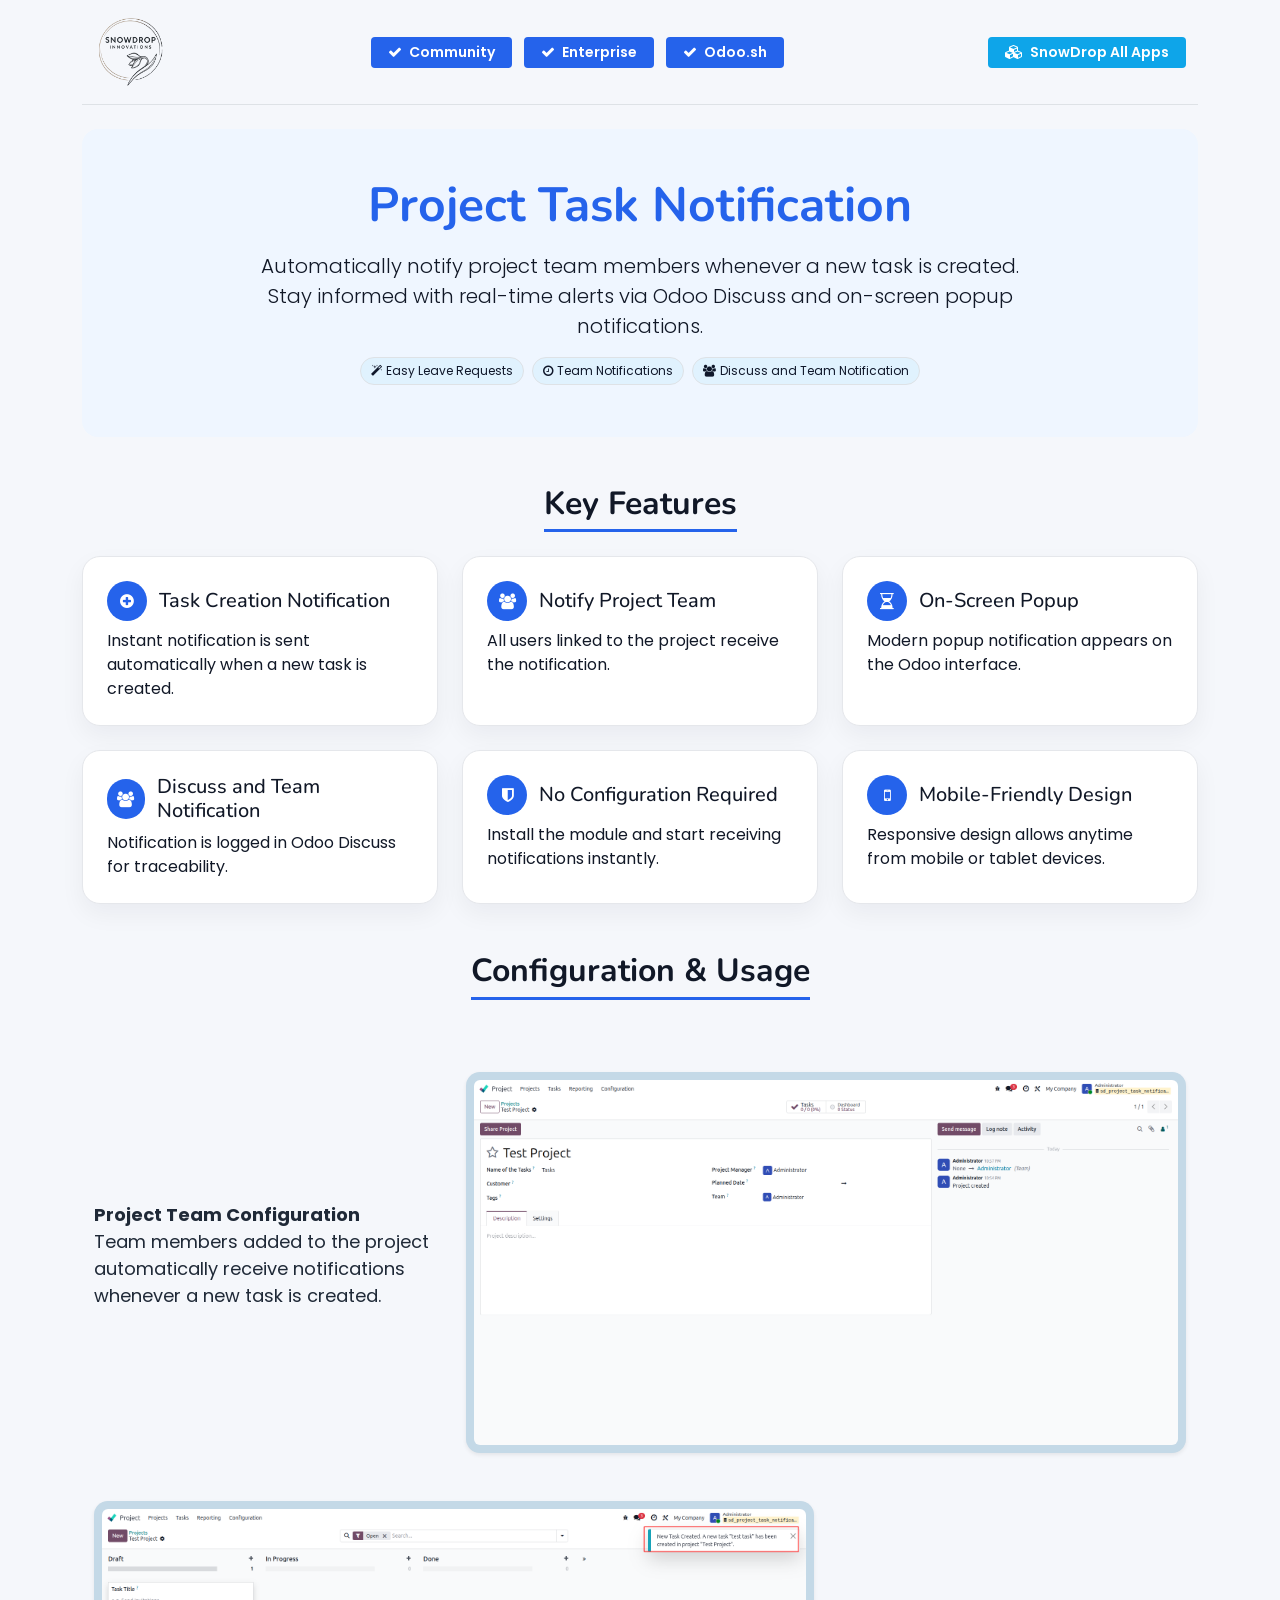
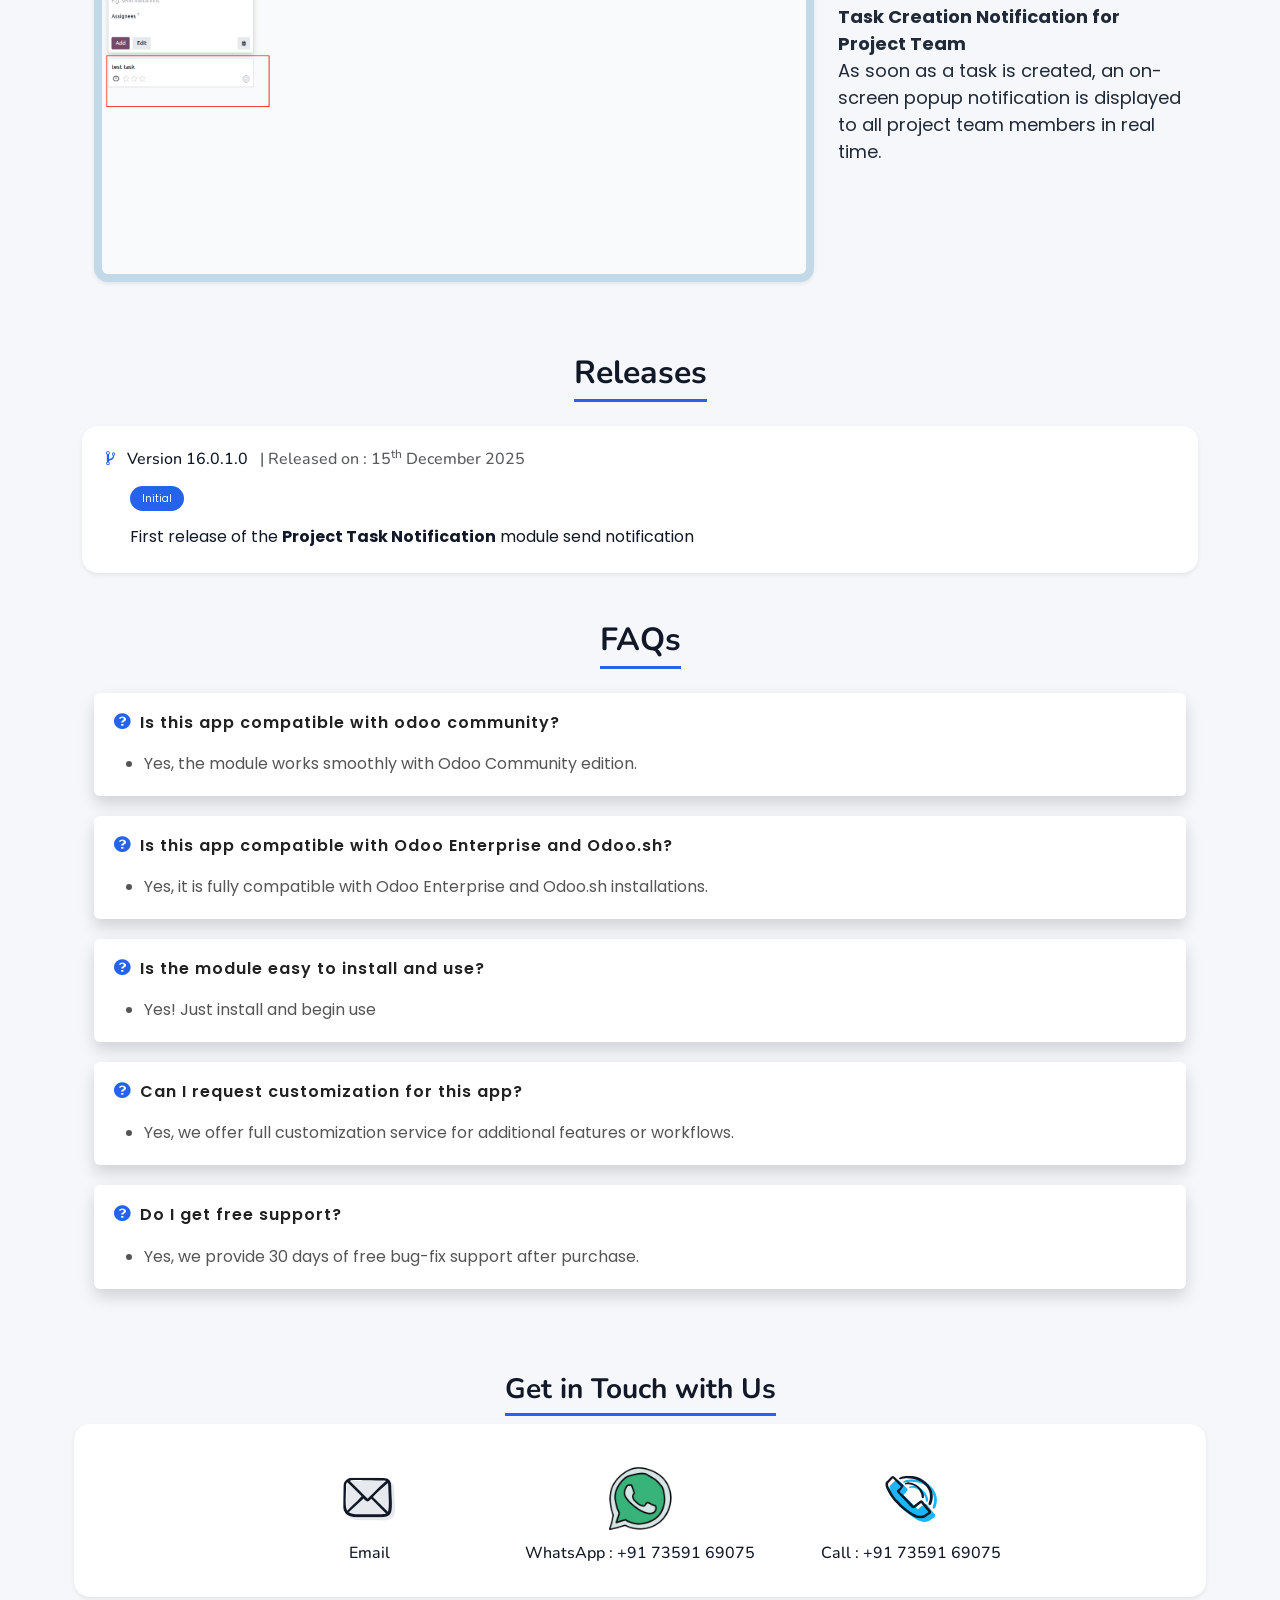
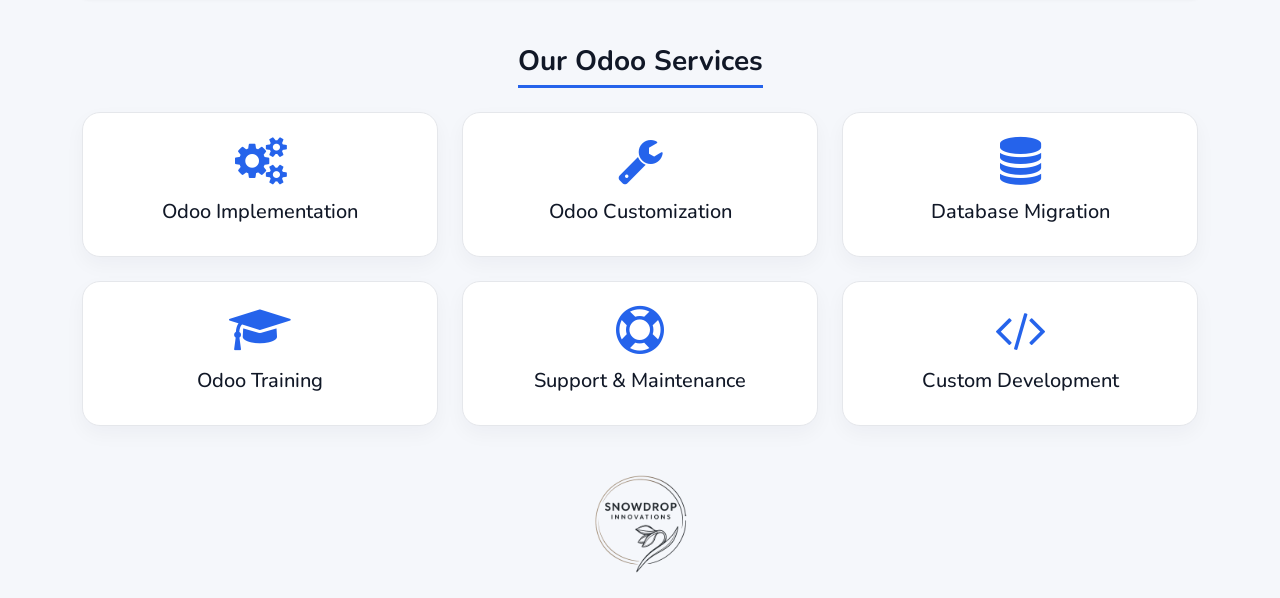
<file: sd_project_task_notification/static/description/index.html>
<!DOCTYPE html>
<html>

<head>
    <meta charset="utf-8" />
    <meta http-equiv="X-UA-Compatible" content="IE=edge" />
    <meta name="viewport" content="width=device-width, initial-scale=1" />
    <title>Project Task Notification</title>
    <!-- Bootstrap 5 (for general web usage; will be stripped in App Store version) -->
    <link href="https://cdn.jsdelivr.net/npm/bootstrap@5.3.3/dist/css/bootstrap.min.css" rel="stylesheet">
    <!-- Font Awesome 4 -->
    <link rel="stylesheet" href="https://maxcdn.bootstrapcdn.com/font-awesome/4.7.0/css/font-awesome.min.css">
    <!-- Google Fonts -->
    <link href="https://fonts.googleapis.com/css2?family=Poppins:wght@300;400;500;600;700&family=Nunito:wght@400;600;700&display=swap" rel="stylesheet">
</head>

<body style="font-family: 'Poppins', sans-serif; background-color: #f5f7fb; color: #111827;">
    <div id="loempia_tabs" class="container py-3">
        <!-- Header -->
        <div class="row justify-content-between align-items-center border-bottom pb-3 mx-0">
            <div class="col-auto text-center mb-3 mb-lg-0">
                <a class="btn p-0" style="text-decoration:none;">
                    <img src="snowdrop_logo_full.png" alt="SnowDrop Innovations" style="height:70px">
                </a>
            </div>
            <div class="col-auto d-flex flex-wrap justify-content-center gap-2 mb-3 mb-lg-0">
                <span class="btn btn-sm text-white fw-semibold px-3 me-1" style="background-color:#2563eb;">
                    <i class="fa fa-check" style="margin-right:4px;"></i> Community
                </span>
                <span class="btn btn-sm text-white fw-semibold px-3 me-1" style="background-color:#2563eb;">
                    <i class="fa fa-check" style="margin-right:4px;"></i> Enterprise
                </span>
                <span class="btn btn-sm text-white fw-semibold px-3" style="background-color:#2563eb;">
                    <i class="fa fa-check" style="margin-right:4px;"></i> Odoo.sh
                </span>
            </div>
            <div class="col-auto text-center">
                <a href="#" target="_blank" class="btn btn-sm text-white fw-semibold px-3" style="background-color:#0ea5e9;text-decoration:none;">
                    <i class="fa fa-cubes" style="margin-right:4px;"></i> SnowDrop All Apps
                </a>
            </div>
        </div>
        <!-- Hero -->
        <section class="oe_container rounded-4 mt-4 mb-5 p-4 p-lg-5" style="background-color:#eff6ff;">
            <div class="text-center">
                <h1 class="display-5 fw-bold mb-3" style="font-family:'Nunito',sans-serif;color:#2563eb;">
                    Project Task Notification
                </h1>
                <p class="lead mb-3" style="max-width: 780px;margin:0 auto;">
                    Automatically notify project team members whenever a new task is created.
                    Stay informed with real-time alerts via Odoo Discuss and on-screen popup notifications.
                </p>
                <div class="mt-3">
                    <span class="d-inline-flex align-items-center me-1 mb-1 border" style="padding:4px 10px;border-radius:999px;background:#e0f2fe;font-size:12px;color:#0f172a;">
                        <i class="fa fa-magic" style="margin-right:4px;"></i> Easy Leave Requests
                    </span>
                    <span class="d-inline-flex align-items-center me-1 mb-1 border" style="padding:4px 10px;border-radius:999px;background:#e0f2fe;font-size:12px;color:#0f172a;">
                        <i class="fa fa-clock-o" style="margin-right:4px;"></i> Team Notifications
                    </span>
                    <span class="d-inline-flex align-items-center mb-1 border" style="padding:4px 10px;border-radius:999px;background:#e0f2fe;font-size:12px;color:#0f172a;">
                        <i class="fa fa-group" style="margin-right:4px;"></i> Discuss and Team Notification
                    </span>
                </div>
            </div>
        </section>
        <!-- Features -->
        <section class="mt-4">
            <h2 class="mb-4 text-center" style="font-family:'Nunito',sans-serif;font-weight:700;">
                <span style="display:inline-block;padding-bottom:0.4rem;border-bottom:3px solid #2563eb;">
                    Key Features
                </span>
            </h2>
            <div class="row g-4">
                <!-- Feature 1 -->
                <div class="col-lg-4 col-md-6">
                    <div class="p-4 h-100 bg-white" style="border-radius:18px;border:1px solid #e5e7eb;box-shadow:0 10px 25px rgba(15,23,42,0.05);">
                        <div class="d-flex align-items-center mb-2">
                            <div class="align-items-center justify-content-center" style="width:40px;height:40px;border-radius:999px;display:inline-flex;
                                align-items:center;justify-content:center;
                                background-color:#2563eb;color:#fff;margin-right:12px;">
                                <i class="fa fa-plus-circle"></i>
                            </div>
                            <h4 class="mb-0 fs-5" style="font-family:'Nunito',sans-serif;">
                                Task Creation Notification
                            </h4>
                        </div>
                        <p class="mb-0">
                            Instant notification is sent automatically when a new task is created.
                        </p>
                    </div>
                </div>
                <!-- Feature 2 -->
                <div class="col-lg-4 col-md-6">
                    <div class="p-4 h-100 bg-white" style="border-radius:18px;border:1px solid #e5e7eb;box-shadow:0 10px 25px rgba(15,23,42,0.05);">
                        <div class="d-flex align-items-center mb-2">
                            <div class="align-items-center justify-content-center" style="width:40px;height:40px;border-radius:999px;display:inline-flex;
                                align-items:center;justify-content:center;
                                background-color:#2563eb;color:#fff;margin-right:12px;">
                                <i class="fa fa-users"></i>
                            </div>
                            <h4 class="mb-0 fs-5" style="font-family:'Nunito',sans-serif;">
                                Notify Project Team
                            </h4>
                        </div>
                        <p class="mb-0">
                            All users linked to the project receive the notification.
                        </p>
                    </div>
                </div>
                <!-- Feature 3 -->
                <div class="col-lg-4 col-md-6">
                    <div class="p-4 h-100 bg-white" style="border-radius:18px;border:1px solid #e5e7eb;box-shadow:0 10px 25px rgba(15,23,42,0.05);">
                        <div class="d-flex align-items-center mb-2">
                            <div class="align-items-center justify-content-center" style="width:40px;height:40px;border-radius:999px;display:inline-flex;
                                align-items:center;justify-content:center;
                                background-color:#2563eb;color:#fff;margin-right:12px;">
                                <i class="fa fa-hourglass-half"></i>
                            </div>
                            <h4 class="mb-0 fs-5" style="font-family:'Nunito',sans-serif;">
                                On-Screen Popup
                            </h4>
                        </div>
                        <p class="mb-0">
                            Modern popup notification appears on the Odoo interface.
                        </p>
                    </div>
                </div>
                <!-- Feature 4 -->
                <div class="col-lg-4 col-md-6">
                    <div class="p-4 h-100 bg-white" style="border-radius:18px;border:1px solid #e5e7eb;box-shadow:0 10px 25px rgba(15,23,42,0.05);">
                        <div class="d-flex align-items-center mb-2">
                            <div class="align-items-center justify-content-center" style="width:40px;height:40px;border-radius:999px;display:inline-flex;
                                align-items:center;justify-content:center;
                                background-color:#2563eb;color:#fff;margin-right:12px;">
                                <i class="fa fa-users"></i>
                            </div>
                            <h4 class="mb-0 fs-5" style="font-family:'Nunito',sans-serif;">
                                Discuss and Team Notification
                            </h4>
                        </div>
                        <p class="mb-0">
                            Notification is logged in Odoo Discuss for traceability.
                        </p>
                    </div>
                </div>
                <!-- Feature 5 -->
                <div class="col-lg-4 col-md-6">
                    <div class="p-4 h-100 bg-white" style="border-radius:18px;border:1px solid #e5e7eb;box-shadow:0 10px 25px rgba(15,23,42,0.05);">
                        <div class="d-flex align-items-center mb-2">
                            <div class="align-items-center justify-content-center" style="width:40px;height:40px;border-radius:999px;display:inline-flex;
                                align-items:center;justify-content:center;
                                background-color:#2563eb;color:#fff;margin-right:12px;">
                                <i class="fa fa-shield"></i>
                            </div>
                            <h4 class="mb-0 fs-5" style="font-family:'Nunito',sans-serif;">
                                No Configuration Required
                            </h4>
                        </div>
                        <p class="mb-0">
                            Install the module and start receiving notifications instantly.
                        </p>
                    </div>
                </div>
                <!-- Feature 6 -->
                <div class="col-lg-4 col-md-6">
                    <div class="p-4 h-100 bg-white" style="border-radius:18px;border:1px solid #e5e7eb;box-shadow:0 10px 25px rgba(15,23,42,0.05);">
                        <div class="d-flex align-items-center mb-2">
                            <div class="align-items-center justify-content-center" style="width:40px;height:40px;border-radius:999px;display:inline-flex;
                                align-items:center;justify-content:center;
                                background-color:#2563eb;color:#fff;margin-right:12px;">
                                <i class="fa fa-mobile"></i>
                            </div>
                            <h4 class="mb-0 fs-5" style="font-family:'Nunito',sans-serif;">
                                Mobile-Friendly Design
                            </h4>
                        </div>
                        <p class="mb-0">
                            Responsive design allows anytime from mobile or tablet devices.
                        </p>
                    </div>
                </div>
            </div>
        </section>
        <!-- Documentation / Screenshots -->
        <section class="mt-5">
            <h2 class="mb-4 text-center" style="font-family:'Nunito',sans-serif;font-weight:700;">
                <span style="display:inline-block;padding-bottom:0.4rem;border-bottom:3px solid #2563eb;">
                    Configuration &amp; Usage
                </span>
            </h2>
            <div class="tab-content py-3">
                <div id="Configurations" class="tab-pane active show">
                    <section id="sd_configuration">
                        <div class="container">
                            <div class="row justify-content-center my-3 align-items-center">
                                <div class="col-md-4 my-3">
                                    <p style="color:#1f2937;font-size:18px;">
                                        <strong>Project Team Configuration</strong><br />
                                        Team members added to the project automatically receive notifications
                                        whenever a new task is created.
                                    </p>
                                </div>
                                <div class="col-md-8 my-3">
                                    <!-- replace with your real screenshot -->
                                    <img class="img-fluid rounded shadow-sm p-2" src="1.png" alt="Install module" style=" background: #c4d9e7; border-radius: 14px !important; ">
                                </div>
                            </div>
                            <div class="row justify-content-center my-3 align-items-center">
                                <div class="col-md-8 my-3">
                                    <!-- replace with your real screenshot -->
                                    <img class="img-fluid rounded shadow-sm p-2" src="2.png" alt="Install module" style=" background: #c4d9e7; border-radius: 14px !important; ">
                                </div>
                                <div class="col-md-4 my-3">
                                    <p style="color:#1f2937;font-size:18px;">
                                        <strong>Task Creation Notification for Project Team</strong><br>
                                        As soon as a task is created, an on-screen popup notification is displayed
                                        to all project team members in real time.
                                    </p>
                                </div>
                            </div>
                        </div>
                    </section>
                </div>
            </div>
        </section>
        <!-- Releases -->
        <section class="mt-4">
            <h2 class="mb-4 text-center" style="font-family:'Nunito',sans-serif;font-weight:700;">
                <span style="display:inline-block;padding-bottom:0.4rem;border-bottom:3px solid #2563eb;">
                    Releases
                </span>
            </h2>
            <div class="bg-white shadow-sm rounded-4 p-3 p-lg-4">
                <h4 class="mb-1" style="font-size:16px;font-family:'Nunito',sans-serif;">
                    <span class="fa fa-code-fork" style="color:#2563eb;margin-right:8px;"></span>
                    <span>Version 16.0.1.0</span>
                    <span class="text-muted" style="margin-left:8px;">| Released on : 15<sup>th</sup> December 2025</span>
                </h4>
                <div class="mt-3 ps-4">
                    <span style="background-color:#2563eb;color:#f9fafb;padding:5px 12px;border-radius:999px;font-size:10px;">
                        Initial
                    </span>
                    <p class="mt-3 mb-0">
                        First release of the <strong>Project Task Notification</strong> module send notification 
                    </p>
                </div>
            </div>
        </section>
        <!-- FAQs -->
        <section class="mt-5">
            <h2 class="mb-4 text-center" style="font-family:'Nunito',sans-serif;font-weight:700;">
                <span style="display:inline-block;padding-bottom:0.4rem;border-bottom:3px solid #2563eb;">
                    FAQs
                </span>
            </h2>
        </section>
        <section class="mt-3">
            <div class="container">
                <div class="panel-group" id="accordion" role="tablist">
                    <div class="panel panel-default shadow rounded bg-white" style="padding: 20px;margin-bottom: 20px;">
                        <div class="panel-heading" role="tab" id="headingOne" style="border: 0;padding: 0;">
                            <h4 class="panel-title" style="margin: 0;">
                                <a role="button" data-bs-toggle="collapse" data-parent="#accordion" href="#" aria-expanded="true" aria-controls="collapseOne" style="font-size: 16px;margin: 0;color: #212121;text-decoration: none;font-weight: 600;letter-spacing: 1px;display: flex;">
                                    <span class="fa fa-question-circle" style="color: #2563eb;font-weight: 600;font-size: 18px;padding-right: 10px;display: flex;"></span>
                                    Is this app compatible with odoo community?
                                </a>
                            </h4>
                        </div>
                        <div id="collapseOne1" class="panel-collapse collapse show" role="tabpanel" aria-labelledby="headingOne">
                            <div class="panel-body" style="padding-top: 20px;">
                                <ul style="list-style-type: disc;font-size: 16px;padding-left: 30px;color: #555;margin: 0;">
                                    <li style="margin-bottom: 0px;">Yes, the module works smoothly with Odoo Community edition.
                                    </li>
                                </ul>
                            </div>
                        </div>
                    </div>
                    <div class="panel panel-default shadow rounded bg-white" style="padding: 20px;margin-bottom: 20px;">
                        <div class="panel-heading" role="tab" id="headingOne" style="border: 0;padding: 0;">
                            <h4 class="panel-title" style="margin: 0;">
                                <a role="button" data-bs-toggle="collapse" data-parent="#accordion" href="#" aria-expanded="true" aria-controls="collapseOne" style="font-size: 16px;margin: 0;color: #212121;text-decoration: none;font-weight: 600;letter-spacing: 1px;display: flex;">
                                    <span class="fa fa-question-circle" style="color: #2563eb;font-weight: 600;font-size: 18px;padding-right: 10px;"></span>
                                    Is this app compatible with Odoo Enterprise and Odoo.sh?
                                </a>
                            </h4>
                        </div>
                        <div id="collapseOne1" class="panel-collapse collapse show" role="tabpanel" aria-labelledby="headingOne">
                            <div class="panel-body" style="padding-top: 20px;">
                                <ul style="list-style-type: disc;font-size: 16px;padding-left: 30px;color: #555;margin: 0;">
                                    <li style="margin-bottom: 0px;">Yes, it is fully compatible with Odoo Enterprise and Odoo.sh installations.
                                    </li>
                                </ul>
                            </div>
                        </div>
                    </div>
                    <div class="panel panel-default shadow rounded bg-white" style="padding: 20px;margin-bottom: 20px;">
                        <div class="panel-heading" role="tab" id="headingOne" style="border: 0;padding: 0;">
                            <h4 class="panel-title" style="margin: 0;">
                                <a role="button" data-bs-toggle="collapse" data-parent="#accordion" href="#" aria-expanded="true" aria-controls="collapseOne" style="font-size: 16px;margin: 0;color: #212121;text-decoration: none;font-weight: 600;letter-spacing: 1px;display: flex;">
                                    <span class="fa fa-question-circle" style="color: #2563eb;font-weight: 600;font-size: 18px;padding-right: 10px;"></span>
                                    Is the module easy to install and use?
                                </a>
                            </h4>
                        </div>
                        <div id="collapseOne1" class="panel-collapse collapse show" role="tabpanel" aria-labelledby="headingOne">
                            <div class="panel-body" style="padding-top: 20px;">
                                <ul style="list-style-type: disc;font-size: 16px;padding-left: 30px;color: #555;margin: 0;">
                                    <li style="margin-bottom: 0px;">Yes! Just install and begin use</li>
                                </ul>
                            </div>
                        </div>
                    </div>
                    <div class="panel panel-default shadow rounded bg-white" style="padding: 20px;margin-bottom: 20px;">
                        <div class="panel-heading" role="tab" id="headingOne" style="border: 0;padding: 0;">
                            <h4 class="panel-title" style="margin: 0;">
                                <a role="button" data-bs-toggle="collapse" data-parent="#accordion" href="#" aria-expanded="true" aria-controls="collapseOne" style="font-size: 16px;margin: 0;color: #212121;text-decoration: none;font-weight: 600;letter-spacing: 1px;display: flex;">
                                    <span class="fa fa-question-circle" style="color: #2563eb;font-weight: 600;font-size: 18px;padding-right: 10px;"></span>Can I request customization for this app?
                                </a>
                            </h4>
                        </div>
                        <div id="collapseOne1" class="panel-collapse collapse show" role="tabpanel" aria-labelledby="headingOne">
                            <div class="panel-body" style="padding-top: 20px;">
                                <ul style="list-style-type: disc;font-size: 16px;padding-left: 30px;color: #555;margin: 0;">
                                    <li style="margin-bottom: 0px;">Yes, we offer full customization service for additional features or workflows.
                                    </li>
                                </ul>
                            </div>
                        </div>
                    </div>
                </div>
                <div class="panel panel-default shadow rounded bg-white" style="padding: 20px;margin-bottom: 20px;">
                    <div class="panel-heading" role="tab" id="headingThree" style="border: 0;padding: 0;">
                        <h4 class="panel-title" style="margin: 0;">
                            <a class="collapsed" role="button" data-bs-toggle="collapse" data-parent="#accordion" href="#" aria-expanded="false" aria-controls="collapseThree" style="font-size: 16px;margin: 0;color: #212121;text-decoration: none;font-weight: 600;letter-spacing: 1px;display: flex;">
                                <span class="fa fa-question-circle" style="color: #2563eb;font-weight: 600;font-size: 18px;padding-right: 10px;"></span>
                                Do I get free support?
                            </a>
                        </h4>
                    </div>
                    <div id="collapseThree3" class="panel-collapse collapse show" role="tabpanel" aria-labelledby="headingThree">
                        <div class="panel-body" style="padding-top: 20px;">
                            <ul style="list-style-type: disc;font-size: 16px;padding-left: 30px;color: #555;margin: 0;">
                                <li style="margin-bottom: 0px;">Yes, we provide 30 days of free bug-fix support after purchase.</li>
                            </ul>
                        </div>
                    </div>
                </div>
            </div>
    </div>
    </section>
    <!-- Contact -->
    <section class="mt-5">
        <div class="container">
            <h3 class="mb-4 text-center" style="font-family:'Nunito',sans-serif;font-weight:700;">
                <span style="display:inline-block;padding-bottom:0.4rem;border-bottom:3px solid #2563eb;">
                    Get in Touch with Us
                </span>
            </h3>
            <div class="row g-3 bg-white rounded-4 shadow-sm text-center pt-4 pb-3 px-4 justify-content-center">
                <div class="col-6 col-lg-3 pb-3">
                    <a href="mailto:snowsnowdropinnovations@gmail.com" target="_blank" style="color:#111827;text-decoration:none;display:inline-block;">
                        <img src="mail.svg" alt="Email" style="width:70px;margin-bottom:10px;">
                        <h5 style="font-size:16px;margin-bottom:0;font-family:'Nunito',sans-serif;">Email</h5>
                    </a>
                </div>
                <div class="col-6 col-lg-3 pb-3">
                    <a href="" target="_blank" style="color:#111827;text-decoration:none;display:inline-block;">
                        <img src="whatsapp.png" alt="WhatsApp" style="width:70px;margin-bottom:10px;">
                        <h5 style="font-size:16px;margin-bottom:0;font-family:'Nunito',sans-serif;">WhatsApp : +91 73591 69075</h5>
                    </a>
                </div>
                <div class="col-6 col-lg-3 pb-3">
                    <a href="" target="_blank" style="color:#111827;text-decoration:none;display:inline-block;">
                        <img src="call.svg" alt="Call" style="width:70px;margin-bottom:10px;">
                        <h5 style="font-size:16px;margin-bottom:0;font-family:'Nunito',sans-serif;">Call : +91 73591 69075</h5>
                    </a>
                </div>
            </div>
        </div>
    </section>
    <!-- Services -->
    <section class="mt-5">
        <div class="container">
            <h3 class="mb-4 text-center" style="font-family:'Nunito',sans-serif;font-weight:700;">
                <span style="display:inline-block;padding-bottom:0.4rem;border-bottom:3px solid #2563eb;">
                    Our Odoo Services
                </span>
            </h3>
            <div class="row g-4 text-center">
                <div class="col-lg-4 col-md-6">
                    <div class="p-4 h-100 bg-white" style="border-radius:18px;border:1px solid #e5e7eb;box-shadow:0 8px 20px rgba(15,23,42,0.04);">
                        <i class="fa fa-cogs" style="font-size:48px;color:#2563eb;margin-bottom:15px;"></i>
                        <h5 style="font-family:'Nunito',sans-serif;">Odoo Implementation</h5>
                    </div>
                </div>
                <div class="col-lg-4 col-md-6">
                    <div class="p-4 h-100 bg-white" style="border-radius:18px;border:1px solid #e5e7eb;box-shadow:0 8px 20px rgba(15,23,42,0.04);">
                        <i class="fa fa-wrench" style="font-size:48px;color:#2563eb;margin-bottom:15px;"></i>
                        <h5 style="font-family:'Nunito',sans-serif;">Odoo Customization</h5>
                    </div>
                </div>
                <div class="col-lg-4 col-md-6">
                    <div class="p-4 h-100 bg-white" style="border-radius:18px;border:1px solid #e5e7eb;box-shadow:0 8px 20px rgba(15,23,42,0.04);">
                        <i class="fa fa-database" style="font-size:48px;color:#2563eb;margin-bottom:15px;"></i>
                        <h5 style="font-family:'Nunito',sans-serif;">Database Migration</h5>
                    </div>
                </div>
                <div class="col-lg-4 col-md-6">
                    <div class="p-4 h-100 bg-white" style="border-radius:18px;border:1px solid #e5e7eb;box-shadow:0 8px 20px rgba(15,23,42,0.04);">
                        <i class="fa fa-graduation-cap" style="font-size:48px;color:#2563eb;margin-bottom:15px;"></i>
                        <h5 style="font-family:'Nunito',sans-serif;">Odoo Training</h5>
                    </div>
                </div>
                <div class="col-lg-4 col-md-6">
                    <div class="p-4 h-100 bg-white" style="border-radius:18px;border:1px solid #e5e7eb;box-shadow:0 8px 20px rgba(15,23,42,0.04);">
                        <i class="fa fa-life-ring" style="font-size:48px;color:#2563eb;margin-bottom:15px;"></i>
                        <h5 style="font-family:'Nunito',sans-serif;">Support & Maintenance</h5>
                    </div>
                </div>
                <div class="col-lg-4 col-md-6">
                    <div class="p-4 h-100 bg-white" style="border-radius:18px;border:1px solid #e5e7eb;box-shadow:0 8px 20px rgba(15,23,42,0.04);">
                        <i class="fa fa-code" style="font-size:48px;color:#2563eb;margin-bottom:15px;"></i>
                        <h5 style="font-family:'Nunito',sans-serif;">Custom Development</h5>
                    </div>
                </div>
            </div>
        </div>
    </section>
    <!-- Footer logo -->
    <div class="row mt-5 mb-4">
        <div class="col-12 text-center">
            <img src="snowdrop_logo_full.png" alt="SnowDrop Innovations" style="height:100px;">
        </div>
    </div>
    </div>
    <!-- JS (Bootstrap 5) -->
    <script src="https://cdn.jsdelivr.net/npm/bootstrap@5.3.3/dist/js/bootstrap.bundle.min.js"></script>
</body>

</html>
</file>
